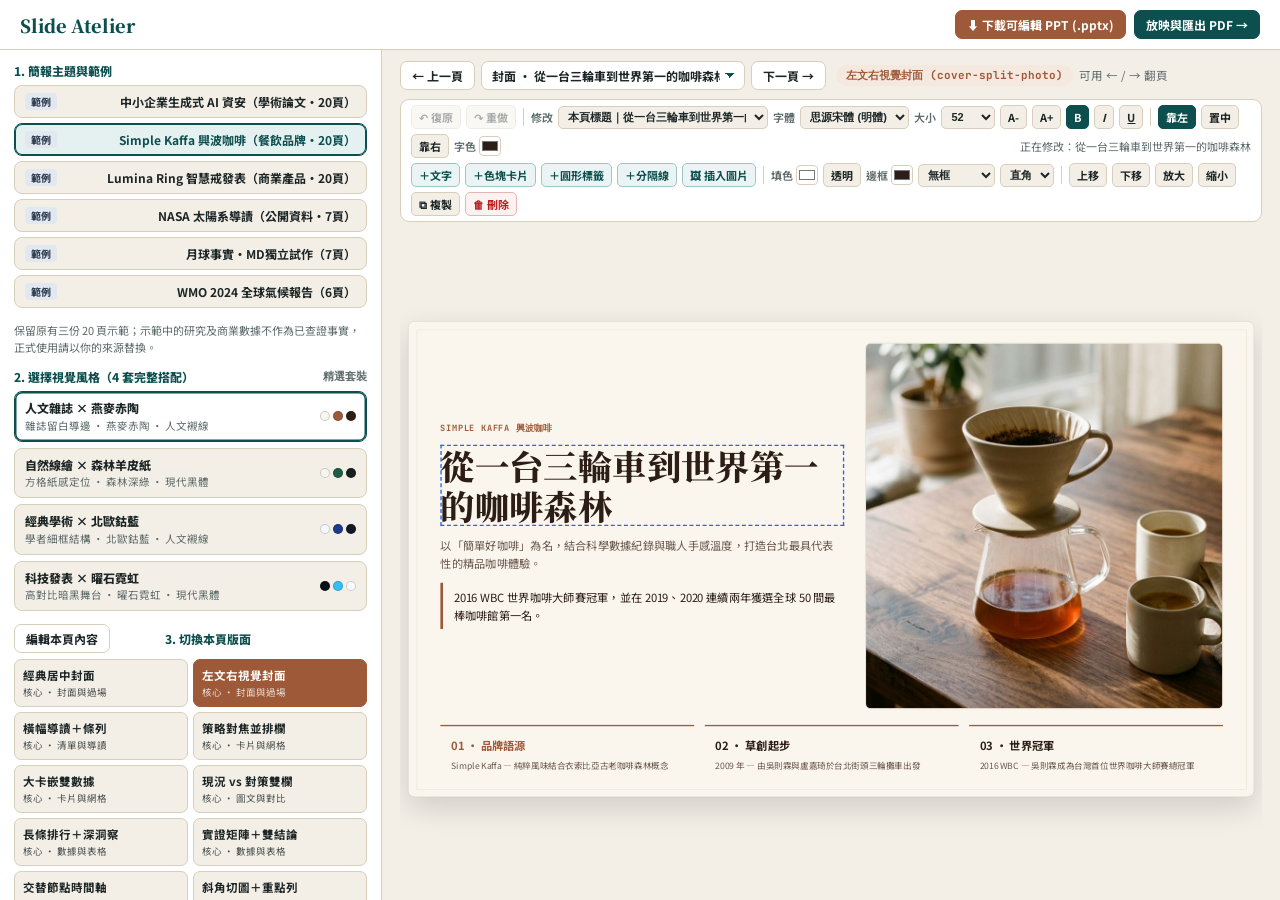
<file: index.html>
<!DOCTYPE html>
<html lang="zh-Hant">
<head>
  <meta charset="UTF-8" />
  <meta name="viewport" content="width=device-width, initial-scale=1.0" />
  <title>Slide Atelier — 互動式簡報設計工作室</title>
  <link rel="preconnect" href="https://fonts.googleapis.com" />
  <link rel="preconnect" href="https://fonts.gstatic.com" crossorigin />
  <script>window.addEventListener("DOMContentLoaded",()=>{const fontSheet=document.createElement("link");fontSheet.rel="stylesheet";fontSheet.href="https://fonts.googleapis.com/css2?family=Cormorant+Garamond:wght@600;700&family=JetBrains+Mono:wght@500;700&family=Noto+Sans+TC:wght@400;500;700;900&family=Noto+Serif+TC:wght@600;700;900&display=swap";document.head.append(fontSheet);},{once:true});</script>
  <style>
    :root {
      --bg: #f3efe7;
      --surface: #ffffff;
      --tint: #ebe4d5;
      --fg: #1d2626;
      --muted: #5d6a6a;
      --border: #d7cebc;
      --primary: #0d4f4f;
      --secondary: #9e5a38;
      --sans: "Noto Sans TC", "Microsoft JhengHei", system-ui, sans-serif;
      --serif: "Noto Serif TC", Georgia, serif;
      --mono: "JetBrains Mono", ui-monospace, Consolas, monospace;
    }

    *, *::before, *::after { box-sizing: border-box; }

    html, body {
      margin: 0;
      padding: 0;
      height: 100vh;
      overflow: hidden;
      background: var(--bg);
      color: var(--fg);
      font-family: var(--sans);
      display: flex;
      flex-direction: column;
      -webkit-font-smoothing: antialiased;
    }

    .topbar {
      height: 50px;
      flex-shrink: 0;
      display: flex;
      align-items: center;
      justify-content: space-between;
      padding: 0 20px;
      background: var(--surface);
      border-bottom: 1px solid var(--border);
      gap: 12px;
    }

    .brand { display: flex; align-items: center; gap: 10px; }
    .brand-title { font-family: var(--serif); font-weight: 900; font-size: 1.12rem; color: var(--primary); }
    .brand-tag {
      font-family: var(--mono);
      font-size: 11px;
      font-weight: 700;
      color: var(--primary);
      background: #e3eded;
      padding: 2px 10px;
      border-radius: 999px;
    }

    .top-actions { display: flex; align-items: center; gap: 8px; }

    .btn {
      appearance: none;
      border: 1px solid var(--border);
      background: var(--surface);
      color: var(--fg);
      padding: 5px 11px;
      border-radius: 7px;
      font-family: var(--sans);
      font-size: 12px;
      font-weight: 700;
      cursor: pointer;
      text-decoration: none;
      display: inline-flex;
      align-items: center;
      gap: 5px;
      transition: all 120ms ease;
    }

    .btn:hover { border-color: var(--primary); color: var(--primary); }
    .btn:disabled { opacity: 0.55; cursor: wait; }
    .btn-primary { background: var(--primary); border-color: var(--primary); color: #ffffff; }
    .btn-primary:hover { background: #093b3b; border-color: #093b3b; color: #ffffff; }
    .btn-accent { background: var(--secondary); border-color: var(--secondary); color: #ffffff; }
    .btn-accent:hover { background: #7f4428; border-color: #7f4428; color: #ffffff; }

    .workspace {
      flex: 1;
      min-height: 0;
      display: grid;
      grid-template-columns: 382px 1fr;
    }

    .sidebar {
      background: var(--surface);
      border-right: 1px solid var(--border);
      padding: 12px 14px;
      overflow-y: auto;
      display: flex;
      flex-direction: column;
      gap: 13px;
    }

    .sidebar::-webkit-scrollbar { width: 5px; }
    .sidebar::-webkit-scrollbar-thumb { background: var(--border); border-radius: 4px; }

    .ctrl-block { display: flex; flex-direction: column; gap: 6px; }
    .ctrl-head {
      display: flex;
      justify-content: space-between;
      align-items: center;
      font-size: 12px;
      font-weight: 800;
      color: var(--primary);
    }
    .ctrl-count { font-family: var(--mono); font-size: 10.5px; color: var(--muted); font-weight: 600; }

    .topic-stack { display: flex; flex-direction: column; gap: 5px; }
    .topic-btn {
      appearance: none;
      width: 100%;
      text-align: left;
      background: var(--bg);
      border: 1px solid var(--border);
      border-radius: 8px;
      padding: 7px 10px;
      cursor: pointer;
      color: var(--fg);
      font-family: var(--sans);
      font-size: 12px;
      font-weight: 700;
      display: flex;
      justify-content: space-between;
      align-items: center;
    }
    .topic-btn:hover { border-color: var(--primary); }
    .topic-btn.is-active {
      background: #e5f0f0;
      border-color: var(--primary);
      color: var(--primary);
      box-shadow: inset 0 0 0 1px var(--primary);
    }

    .preset-stack { display: flex; flex-direction: column; gap: 6px; }
    .preset-btn {
      appearance: none;
      width: 100%;
      text-align: left;
      background: var(--bg);
      border: 1px solid var(--border);
      border-radius: 8px;
      padding: 8px 10px;
      cursor: pointer;
      color: var(--fg);
      font-family: var(--sans);
      display: flex;
      align-items: center;
      justify-content: space-between;
      gap: 10px;
    }
    .preset-btn:hover { border-color: var(--primary); }
    .preset-btn.is-active {
      background: var(--surface);
      border-color: var(--primary);
      box-shadow: inset 0 0 0 1.5px var(--primary);
    }
    .preset-info { min-width: 0; }
    .preset-name { display: block; font-size: 12px; font-weight: 800; line-height: 1.3; color: var(--fg); }
    .preset-desc { display: block; font-size: 10.5px; color: var(--muted); margin-top: 2px; white-space: nowrap; overflow: hidden; text-overflow: ellipsis; }
    .color-swatches { display: inline-flex; gap: 3px; flex-shrink: 0; }
    .color-dot { width: 10px; height: 10px; border-radius: 50%; border: 1px solid rgba(0,0,0,0.18); }

    .layout-grid { display: grid; grid-template-columns: 1fr 1fr; gap: 5px; }
    .layout-btn {
      appearance: none;
      text-align: left;
      background: var(--bg);
      border: 1px solid var(--border);
      border-radius: 7px;
      padding: 7px 8px;
      cursor: pointer;
      color: var(--fg);
      font-family: var(--sans);
    }
    .layout-btn:hover { border-color: var(--secondary); }
    .layout-btn.is-active { background: var(--secondary); border-color: var(--secondary); color: #ffffff; }
    .layout-title {
      display: block;
      font-size: 11.5px;
      font-weight: 700;
      white-space: nowrap;
      overflow: hidden;
      text-overflow: ellipsis;
    }
    .layout-meta {
      display: block;
      margin-top: 2px;
      font-size: 9.5px;
      opacity: 0.78;
    }

    .stage-area {
      display: flex;
      flex-direction: column;
      min-width: 0;
      min-height: 0;
      padding: 8px 18px 12px;
      gap: 7px;
    }

    .stage-bar {
      min-height: 34px;
      height: auto;
      flex-wrap: wrap;
      flex-shrink: 0;
      display: flex;
      align-items: center;
      justify-content: space-between;
      gap: 10px;
    }

    .nav-group { display: flex; align-items: center; gap: 6px; min-width:0; flex:1; }
    .nav-group .btn { flex-shrink:0; white-space:nowrap; }
    .nav-group .page-select { flex:1; min-width:80px; width:0; }
    @media(max-width:1200px){
      .stage-bar > .nav-group{flex:0 0 100%;width:100%}
      .stage-bar > div:not(.nav-group){width:100%;min-width:0;justify-content:space-between}
      .mode-badge{min-width:0;max-width:72%;white-space:nowrap;overflow:hidden;text-overflow:ellipsis}
    }

    .page-select {
      appearance: none;
      background: var(--surface);
      border: 1px solid var(--border);
      border-radius: 7px;
      padding: 5px 24px 5px 10px;
      font-family: var(--sans);
      font-size: 12px;
      font-weight: 700;
      color: var(--fg);
      max-width: 320px;
      cursor: pointer;
      outline: none;
      background-image: linear-gradient(45deg, transparent 50%, var(--primary) 50%), linear-gradient(135deg, var(--primary) 50%, transparent 50%);
      background-position: calc(100% - 14px) 11px, calc(100% - 9px) 11px;
      background-size: 5px 5px, 5px 5px;
      background-repeat: no-repeat;
    }
    .page-select:focus { border-color: var(--primary); }

    .mode-badge {
      font-family: var(--mono);
      font-size: 11px;
      font-weight: 700;
      padding: 3px 10px;
      border-radius: 999px;
      background: #f5e8df;
      color: var(--secondary);
    }

    /* 完整簡報編輯器工具列 */
    .editor-ribbon {
      flex-shrink: 0;
      background: var(--surface);
      border: 1px solid var(--border);
      border-radius: 9px;
      padding: 5px 10px;
      display: flex;
      flex-direction: column;
      gap: 5px;
    }
    .editor-row {
      display: flex;
      flex-wrap: wrap;
      align-items: center;
      gap: 5px;
    }
    .ed-sep { width: 1px; height: 18px; background: var(--border); margin: 0 2px; }
    .ed-btn {
      appearance: none;
      border: 1px solid var(--border);
      background: var(--bg);
      color: var(--fg);
      border-radius: 5px;
      padding: 3px 7px;
      font-family: var(--sans);
      font-size: 11px;
      font-weight: 700;
      cursor: pointer;
      display: inline-flex;
      align-items: center;
      gap: 3px;
    }
    .ed-btn:hover:not(:disabled) { border-color: var(--primary); color: var(--primary); }
    .ed-btn.is-on { background: var(--primary); border-color: var(--primary); color: #ffffff; }
    .ed-btn:disabled { opacity: 0.38; cursor: not-allowed; }
    .ed-btn-insert { background: #eaf4f4; border-color: #9dc5c5; color: var(--primary); }
    .ed-btn-danger { background: #fdf2f2; border-color: #e5b4b4; color: #b91c1c; }

    .ed-select {
      border: 1px solid var(--border);
      background: var(--bg);
      color: var(--fg);
      border-radius: 5px;
      padding: 2px 5px;
      font-size: 11px;
      font-weight: 600;
      height: 23px;
    }
    .ed-select:disabled { opacity: 0.4; }
    .ed-label {
      font-size: 11px;
      color: var(--muted);
      font-weight: 600;
      display: inline-flex;
      align-items: center;
      gap: 3px;
    }
    .ed-color {
      width: 22px;
      height: 20px;
      padding: 0;
      border: 1px solid var(--border);
      border-radius: 4px;
      cursor: pointer;
      background: transparent;
    }
    .ed-color:disabled { opacity: 0.4; }
    .ed-status {
      font-size: 11px;
      color: var(--muted);
      margin-left: auto;
      white-space: nowrap;
      overflow: hidden;
      text-overflow: ellipsis;
      max-width: 300px;
    }

    .stage-viewport {
      flex: 1;
      min-height: 0;
      display: flex;
      align-items: center;
      justify-content: center;
      overflow: hidden;
    }

    .stage-frame {
      width: 1280px;
      height: 720px;
      flex-shrink: 0;
      transform-origin: center center;
      border-radius: 10px;
      overflow: hidden;
      box-shadow: 0 16px 44px rgba(0, 0, 0, 0.14);
      border: 1px solid rgba(0, 0, 0, 0.1);
      background: transparent;
      user-select: none;
    }

    .stage-frame [data-edit-selected="true"] {
      outline: 2px dashed #2563eb !important;
      outline-offset: -2px;
      cursor: move !important;
    }
    .stage-frame [contenteditable="true"]:focus {
      outline: 2px solid #2563eb !important;
      outline-offset: -2px;
      cursor: text !important;
      user-select: text !important;
    }
    .stage-frame [data-el] {
      pointer-events: auto !important;
    }

    @media (max-width: 960px) {
      html, body { height: auto; overflow: auto; }
      .workspace { grid-template-columns: 1fr; }
      .stage-viewport { min-height: 320px; }
    }

    .import-modal-backdrop {
      position: fixed;
      inset: 0;
      z-index: 9999;
      background: rgba(15, 23, 42, 0.56);
      backdrop-filter: blur(4px);
      display: none;
      align-items: center;
      justify-content: center;
      padding: 20px;
    }
    .import-modal-backdrop.is-open { display: flex; }
    .import-modal {
      width: min(720px, 100%);
      max-height: 90vh;
      overflow-y: auto;
      background: #ffffff;
      border: 1px solid var(--border);
      border-radius: 14px;
      padding: 22px 24px;
      box-shadow: 0 24px 60px rgba(0, 0, 0, 0.22);
      display: flex;
      flex-direction: column;
      gap: 14px;
    }
    .import-dropzone {
      border: 2px dashed #cbd5e1;
      border-radius: 10px;
      padding: 16px;
      text-align: center;
      background: #f8fafc;
      cursor: pointer;
      transition: border-color .15s, background .15s;
    }
    .import-dropzone:hover, .import-dropzone.is-dragover {
      border-color: #0f5257;
      background: #f0fdf9;
    }
    .import-textarea {
      width: 100%;
      min-height: 190px;
      border: 1px solid var(--border);
      border-radius: 8px;
      padding: 10px 12px;
      font-family: var(--sans);
      font-size: 13px;
      line-height: 1.55;
      resize: vertical;
      color: var(--fg);
    }
    .import-input {
      width: 100%;
      border: 1px solid var(--border);
      border-radius: 7px;
      padding: 7px 10px;
      font-family: var(--sans);
      font-size: 13px;
      color: var(--fg);
    }
    .topic-row {
      display: flex;
      align-items: stretch;
      gap: 4px;
    }
    .topic-row .topic-btn {
      flex: 1;
      min-width: 0;
      display: flex;
      align-items: center;
      gap: 6px;
    }
    .topic-badge {
      flex-shrink: 0;
      font-size: 10px;
      font-weight: 800;
      padding: 1px 6px;
      border-radius: 4px;
      background: #e2e8f0;
      color: #334155;
    }
    .topic-badge.is-custom {
      background: #d1fae5;
      color: #065f46;
    }
    .topic-del-btn {
      appearance: none;
      flex-shrink: 0;
      border: 1px solid var(--border);
      background: var(--bg);
      color: #991b1b;
      border-radius: 7px;
      padding: 0 8px;
      font-size: 11px;
      font-weight: 700;
      cursor: pointer;
    }
    .topic-del-btn:hover {
      background: #fee2e2;
      border-color: #f87171;
    }
    .import-solid-btn {
      width: 100%;
      justify-content: center;
      background: var(--primary);
      border-color: var(--primary);
      color: #ffffff;
      font-weight: 800;
      padding: 8px 12px;
      margin-bottom: 6px;
    }
    .import-solid-btn:hover {
      background: #0a3c40;
      border-color: #0a3c40;
      color: #ffffff;
    }
  </style>
  <style>
    @media(max-width:960px){
      html,body{height:auto;min-height:100vh;overflow:auto;display:block}
      .topbar{height:auto;min-height:50px;padding:12px;flex-wrap:wrap;align-items:flex-start}
      .brand{width:100%}.top-actions{width:100%;display:grid;grid-template-columns:1fr 1fr;gap:8px}
      .top-actions .btn{white-space:normal;text-align:center;line-height:1.5;padding:8px}
      .workspace{display:flex;flex-direction:column;height:auto;overflow:visible}
      .sidebar{order:1;width:100%;max-height:360px;overflow:auto;border-right:0;border-bottom:1px solid var(--border)}
      .stage-area{order:0;width:100%;min-width:0;overflow:visible;padding:12px}
      .stage-bar,.editor-row{flex-wrap:wrap;min-width:0}.nav-group{flex-wrap:nowrap;width:100%}.page-select{max-width:none}.stage-bar{order:0}.editor-ribbon{order:2}
      .stage-viewport{order:1;flex:none;height:clamp(220px,50vw,460px);min-height:220px}.editor-ribbon{overflow:visible}
    }
  </style>
<style>@media(max-width:760px){.import-modal-backdrop{padding:12px}.import-modal{width:100%;min-width:0}.import-modal [style*="display:flex"]{flex-wrap:wrap;gap:8px}.import-modal .btn,.import-modal .ed-btn{white-space:normal}}</style>
</head>
<body>
  <header class="topbar">
    <div class="brand">
      <span class="brand-title">Slide Atelier</span>
    </div>
    <nav class="top-actions">
      <button type="button" class="btn btn-accent" id="downloadPptBtn">⬇ 下載可編輯 PPT (.pptx)</button>
      <a class="btn btn-primary" id="openDeckBtn" href="decks/studio-deck.html">放映與匯出 PDF →</a>
    </nav>
  </header>

  <main class="workspace">
    <aside class="sidebar">
      <section class="ctrl-block">
        <div class="ctrl-head">
          <span>1. 簡報主題與範例</span>
        </div>
        <div class="topic-stack" id="topicBar"></div><p style="font-size:11px;line-height:1.5;color:var(--muted);margin:8px 0 0;">保留原有三份 20 頁示範；示範中的研究及商業數據不作為已查證事實，正式使用請以你的來源替換。</p>
      </section>

      <section class="ctrl-block">
        <div class="ctrl-head">
          <span>2. 選擇視覺風格（4 套完整搭配）</span>
          <span class="ctrl-count">精選套裝</span>
        </div>
        <div class="preset-stack" id="stylePresetBar"></div>
      </section>

      <section class="ctrl-block" style="flex:1;">
        <div class="ctrl-head">
          <span>3. 切換本頁版面</span>
          <button type="button" class="btn" id="resetPageBtn" style="padding:2px 8px;font-size:10.5px;visibility:hidden;">還原版面</button>
        </div>
        <div class="layout-grid" id="layoutSwitcher"></div>
      </section>
    </aside>

    <section class="stage-area">
      <div class="stage-bar">
        <div class="nav-group">
          <button type="button" class="btn" id="prevBtn">← 上一頁</button>
          <select class="page-select" id="pageSelect" aria-label="選擇投影片頁碼"></select>
          <button type="button" class="btn" id="nextBtn">下一頁 →</button>
        </div>
        <div class="nav-group">
          <span class="mode-badge" id="stageModeLabel">banner-3-rows</span>
          <span style="font-size:11.5px;color:var(--muted);">可用 ← / → 翻頁</span>
        </div>
      </div>

      <!-- 完整簡報編輯器工具列 -->
      <div class="editor-ribbon">
        <div class="editor-row">
          <button type="button" class="ed-btn" id="edUndo" disabled title="復原上一步 (Ctrl+Z)">↶ 復原</button>
          <button type="button" class="ed-btn" id="edRedo" disabled title="重做 (Ctrl+Y)">↷ 重做</button>
          <span class="ed-sep"></span>
          <label class="ed-label" for="elTextTarget">修改</label>
          <select class="ed-select" id="elTextTarget" aria-label="選擇要修改的文字" style="max-width:210px"></select>
          <label class="ed-label" for="elFontFamily">字體</label>
          <select class="ed-select" id="elFontFamily" disabled title="元素字型" aria-label="字體">
            <option value="">字型預設</option>
            <option value="'Noto Sans TC', 'Microsoft JhengHei', sans-serif">思源黑體</option>
            <option value="'Noto Serif TC', 'PMingLiU', Georgia, serif">思源宋體 (明體)</option>
            <option value="'Cormorant Garamond', 'Noto Serif TC', Georgia, serif">歐美襯線</option>
            <option value="'JetBrains Mono', Consolas, monospace">工程等寬體</option>
            <option value="'Microsoft JhengHei', sans-serif">微軟正黑體</option>
            <option value="'PMingLiU', serif">新細明體</option>
            <option value="'DFKai-SB', 'BiauKai', serif">標楷體</option>
          </select>
          <label class="ed-label" for="elFontSize">大小</label>
          <select class="ed-select" id="elFontSize" disabled title="文字大小" aria-label="文字大小">
            <option value="">字號</option>
            <option value="52px">52</option>
            <option value="22px">22</option>
            <option value="17px">17</option>
            <option value="13px">13</option>
            <option value="14px">14</option>
            <option value="16px">16</option>
            <option value="18px">18</option>
            <option value="20px">20</option>
            <option value="24px">24</option>
            <option value="28px">28</option>
            <option value="32px">32</option>
            <option value="36px">36</option>
            <option value="42px">42</option>
            <option value="48px">48</option>
            <option value="60px">60</option>
            <option value="72px">72</option>
          </select>
          <button type="button" class="ed-btn" id="elFontDn" disabled title="縮小文字">A-</button>
          <button type="button" class="ed-btn" id="elFontUp" disabled title="放大文字">A+</button>
          <button type="button" class="ed-btn" id="elBold" disabled title="粗體"><b>B</b></button>
          <button type="button" class="ed-btn" id="elItalic" disabled title="斜體"><i>I</i></button>
          <button type="button" class="ed-btn" id="elUnderline" disabled title="底線"><u>U</u></button>
          <span class="ed-sep"></span>
          <button type="button" class="ed-btn" id="elAlignLeft" disabled title="靠左對齊">靠左</button>
          <button type="button" class="ed-btn" id="elAlignCenter" disabled title="置中對齊">置中</button>
          <button type="button" class="ed-btn" id="elAlignRight" disabled title="靠右對齊">靠右</button>
          <label class="ed-label">字色<input type="color" class="ed-color" id="elTextColor" value="#141413" disabled /></label>
          <span class="ed-status" id="editorStatus">先點選投影片文字或物件，灰色工具才會啟用</span>
        </div>

        <div class="editor-row">
          <button type="button" class="ed-btn ed-btn-insert" id="elAddText">＋文字</button>
          <button type="button" class="ed-btn ed-btn-insert" id="elAddCard">＋色塊卡片</button>
          <button type="button" class="ed-btn ed-btn-insert" id="elAddCircle">＋圓形標籤</button>
          <button type="button" class="ed-btn ed-btn-insert" id="elAddLine">＋分隔線</button>
          <button type="button" class="ed-btn ed-btn-insert" id="elAddImage">🖼 插入圖片</button>
          <input type="file" id="elImageInput" accept="image/*" style="display:none;" />
          <span class="ed-sep"></span>
          <label class="ed-label">填色<input type="color" class="ed-color" id="elBgColor" value="#ffffff" disabled /></label>
          <button type="button" class="ed-btn" id="elBgTransparent" disabled title="設為透明背景">透明</button>
          <label class="ed-label">邊框<input type="color" class="ed-color" id="elBorderColor" value="#1d2626" disabled /></label>
          <select class="ed-select" id="elBorderWidth" disabled title="邊框粗細">
            <option value="0px">無框</option>
            <option value="1px">細框 1px</option>
            <option value="2px">中框 2px</option>
            <option value="4px">粗框 4px</option>
          </select>
          <select class="ed-select" id="elRadius" disabled title="圓角大小">
            <option value="0px">直角</option>
            <option value="8px">微圓</option>
            <option value="16px">圓角</option>
            <option value="999px">膠囊</option>
          </select>
          <span class="ed-sep"></span>
          <button type="button" class="ed-btn" id="elBringForward" disabled title="上移一層">上移</button>
          <button type="button" class="ed-btn" id="elSendBackward" disabled title="下移一層">下移</button>
          <button type="button" class="ed-btn" id="elScaleUp" disabled>放大</button>
          <button type="button" class="ed-btn" id="elScaleDn" disabled>縮小</button>
          <button type="button" class="ed-btn" id="elDuplicate" disabled>⧉ 複製</button>
          <button type="button" class="ed-btn ed-btn-danger" id="elDelete" disabled>🗑 刪除</button>
          <button type="button" class="ed-btn" id="elResetCustom" style="visibility:hidden;margin-left:auto;">↺ 還原預設</button>
        </div>
      </div>

      <div class="stage-viewport" id="stageViewport">
        <div class="stage-frame" id="stageFrame"></div>
      </div>
    </section>
  </main>

  <script src="engine/template-svgs.js"></script>
  <script src="engine/content-state.js?v=adaptive-prose-1"></script>
  <script src="engine/renderer.js?v=adaptive-prose-1"></script>
  <script src="engine/pptx-exporter.js?v=stage-units-1"></script>
  <script src="engine/topics.js?v=independent-md-1"></script>
  <script>
    (async () => {
      await window.SlideTopicsReady;
      const SR = window.SlideRenderer;
      const STORAGE_KEY = "slide_atelier_v6_state";
      const escapeText = (s) => String(s ?? "").replace(/[&<>"']/g, c=>({"&":"&amp;","<":"&lt;",">":"&gt;",'"':"&quot;","'":"&#39;"}[c]));

      const state = {
        topic: "cafe-brand",
        template: "editorial-magazine",
        color: "cafe-terracotta",
        font: "serif-classic",
        page: 0,
        pageOverrides: {},
        customHtmlByPage: {}
      };

      try {
        const hm = location.hash.match(/state=([^&]+)/);
        const raw = hm ? decodeURIComponent(hm[1]) : localStorage.getItem(STORAGE_KEY);
        if (raw) {
          const p = JSON.parse(raw);
          if (p.topic && SR.TOPICS.some((t) => t.id === p.topic)) state.topic = p.topic;
          if (p.template && SR.MASTER_TEMPLATES.some((t) => t.id === p.template)) state.template = p.template;
          if (p.color && SR.COLOR_PALETTES.some((c) => c.id === p.color)) state.color = p.color;
          if (p.font && SR.FONT_PAIRINGS.some((f) => f.id === p.font)) state.font = p.font;
          if (typeof p.page === "number") state.page = Math.max(0, p.page);
          if (p.pageOverrides && typeof p.pageOverrides === "object") state.pageOverrides = p.pageOverrides;
          if (p.customHtmlByPage && typeof p.customHtmlByPage === "object") state.customHtmlByPage = p.customHtmlByPage;
        }
      } catch {}

      const contentApi = window.SlideContent;
      const queryTopic = new URLSearchParams(location.search).get("topic");
      if (queryTopic && SR.TOPICS.some(t=>t.id===queryTopic)) {
        if (state.topic !== queryTopic) state.pageOverrides = {};
        state.topic=queryTopic;state.page=0;
      }
      let overridesByTopic = {};
      try { overridesByTopic=JSON.parse(localStorage.getItem("slide_atelier_content_by_topic")||"{}"); } catch {}
      if (overridesByTopic[state.topic]) state.pageOverrides=overridesByTopic[state.topic];
      const queryStyle=new URLSearchParams(location.search).get("style");
      if(queryStyle && SR.STYLE_PRESETS.some(p=>p.templateId===queryStyle))state.template=queryStyle;
      const topicBar = document.getElementById("topicBar");
      const stylePresetBar = document.getElementById("stylePresetBar");
      const layoutSwitcher = document.getElementById("layoutSwitcher");
      const resetPageBtn = document.getElementById("resetPageBtn");
      const pageSelect = document.getElementById("pageSelect");
      const stageModeLabel = document.getElementById("stageModeLabel");
      const stageViewport = document.getElementById("stageViewport");
      const stageFrame = document.getElementById("stageFrame");
      const openDeckBtn = document.getElementById("openDeckBtn");
      const downloadPptBtn = document.getElementById("downloadPptBtn");

      const edUndo = document.getElementById("edUndo");
      const edRedo = document.getElementById("edRedo");
      const elTextTarget=document.getElementById("elTextTarget");
      let textTargets=[];
      const elFontFamily = document.getElementById("elFontFamily");
      const elFontSize = document.getElementById("elFontSize");
      const elFontUp = document.getElementById("elFontUp");
      const elFontDn = document.getElementById("elFontDn");
      const elBold = document.getElementById("elBold");
      const elItalic = document.getElementById("elItalic");
      const elUnderline = document.getElementById("elUnderline");
      const elAlignLeft = document.getElementById("elAlignLeft");
      const elAlignCenter = document.getElementById("elAlignCenter");
      const elAlignRight = document.getElementById("elAlignRight");
      const elTextColor = document.getElementById("elTextColor");

      const elBgColor = document.getElementById("elBgColor");
      const elBgTransparent = document.getElementById("elBgTransparent");
      const elBorderColor = document.getElementById("elBorderColor");
      const elBorderWidth = document.getElementById("elBorderWidth");
      const elRadius = document.getElementById("elRadius");
      const elBringForward = document.getElementById("elBringForward");
      const elSendBackward = document.getElementById("elSendBackward");
      const elScaleUp = document.getElementById("elScaleUp");
      const elScaleDn = document.getElementById("elScaleDn");
      const elDuplicate = document.getElementById("elDuplicate");
      const elDelete = document.getElementById("elDelete");

      const elAddText = document.getElementById("elAddText");
      const elAddCard = document.getElementById("elAddCard");
      const elAddCircle = document.getElementById("elAddCircle");
      const elAddLine = document.getElementById("elAddLine");
      const elAddImage = document.getElementById("elAddImage");
      const elImageInput = document.getElementById("elImageInput");
      const elResetCustom = document.getElementById("elResetCustom");
      const editorStatus = document.getElementById("editorStatus");

      const SELECTION_REQUIRED_CONTROLS = [
        elFontFamily, elFontSize, elFontUp, elFontDn, elBold, elItalic, elUnderline,
        elAlignLeft, elAlignCenter, elAlignRight, elTextColor,
        elBgColor, elBgTransparent, elBorderColor, elBorderWidth, elRadius,
        elBringForward, elSendBackward, elScaleUp, elScaleDn, elDuplicate, elDelete
      ];

      let currentScale = 1;
      let selectedEl = null;
      let typingHistoryElement = null;
      const undoStacks = {};
      const redoStacks = {};

      function currentRecipe() {
        return { templateId: state.template, colorId: state.color, fontId: state.font };
      }

      function pageKey() {
        return `${state.topic}_${state.page}`;
      }

      function cleanStageSnapshotHtml() {
        const clone = stageFrame.cloneNode(true);
        clone.querySelectorAll("[data-edit-selected]").forEach((n) => n.removeAttribute("data-edit-selected"));
        clone.querySelectorAll("[contenteditable]").forEach((n) => n.removeAttribute("contenteditable"));
        return clone.innerHTML;
      }

      function pushHistory() {
        const k = pageKey();
        if (!undoStacks[k]) undoStacks[k] = [];
        undoStacks[k].push(cleanStageSnapshotHtml());
        if (undoStacks[k].length > 30) undoStacks[k].shift();
        redoStacks[k] = [];
        syncUndoButtons();
      }

      function syncUndoButtons() {
        const k = pageKey();
        edUndo.disabled = !(undoStacks[k] && undoStacks[k].length > 0);
        edRedo.disabled = !(redoStacks[k] && redoStacks[k].length > 0);
      }

      function fitStage() {
        const vw = Math.max(1, stageViewport.clientWidth - 16);
        const vh = Math.max(1, stageViewport.clientHeight - 16);
        currentScale = Math.min(vw / 1280, vh / 720, 1.35);
        stageFrame.style.transform = `scale(${currentScale})`;
      }

      new ResizeObserver(fitStage).observe(stageViewport);

      function persistState() {
        overridesByTopic[state.topic]=state.pageOverrides;
        try { localStorage.setItem("slide_atelier_content_by_topic",JSON.stringify(overridesByTopic)); } catch {}
        const litePayload = JSON.stringify({
          topic: state.topic,
          template: state.template,
          color: state.color,
          font: state.font,
          page: state.page,
          pageOverrides: state.pageOverrides
        });
        try {
          localStorage.setItem(STORAGE_KEY, JSON.stringify({
            ...JSON.parse(litePayload),
            customHtmlByPage: state.customHtmlByPage
          }));
        } catch {}
        const linkState=JSON.parse(litePayload);delete linkState.pageOverrides;
        openDeckBtn.href = `decks/studio-deck.html#state=${encodeURIComponent(JSON.stringify(linkState))}`;
      }

      function clearSelection() {
        if (selectedEl) {
          selectedEl.removeAttribute("data-edit-selected");
          if (selectedEl.getAttribute("contenteditable") === "true") selectedEl.removeAttribute("contenteditable");
        }
        selectedEl = null;
        elTextTarget.value="";
        typingHistoryElement = null;
        SELECTION_REQUIRED_CONTROLS.forEach((c) => {
          c.disabled = true;
          c.classList?.remove("is-on");
        });
        editorStatus.textContent = "先點選投影片文字或物件，灰色工具才會啟用";
      }

      function saveCustomStageHtml() {
        const plan=SR.getDeckPlan(currentRecipe(),state.pageOverrides,state.topic,"./assets/");
        const previous=state.pageOverrides[state.page];
        state.pageOverrides[state.page]={...(typeof previous==="string"?{mode:previous}:previous||{}),content:contentApi.capture(stageFrame,plan[state.page])};
        state.customHtmlByPage[pageKey()] = cleanStageSnapshotHtml();
        elResetCustom.style.visibility = "visible";
        persistState();
      }

      function commitAction(mutateFn) {
        pushHistory();
        mutateFn();
        saveCustomStageHtml();
      }

      function toHexInput(rgbStr, fallback) {
        const hex = window.SlidePptxExporter?.parseColorToHex(rgbStr);
        return hex ? `#${hex}` : fallback;
      }

      function syncControlValuesFromSelected() {
        if (!selectedEl) return;
        const cs = getComputedStyle(selectedEl);
        elTextColor.value = toHexInput(cs.color, "#141413");
        elBgColor.value = toHexInput(cs.backgroundColor, "#ffffff");
        elBorderColor.value = toHexInput(cs.borderTopColor, "#1d2626");

        const family=cs.fontFamily.split(',')[0].replace(/["']/g,'').trim().toLowerCase();
        elFontFamily.value=Array.from(elFontFamily.options).find(o=>o.value.split(',')[0].replace(/["']/g,'').trim().toLowerCase()===family)?.value || "";
        const curFs = `${Math.round(parseFloat(cs.fontSize) || 16)}px`;
        if(!Array.from(elFontSize.options).some(o=>o.value===curFs))elFontSize.add(new Option(curFs.replace('px',''),curFs));
        elFontSize.value = Array.from(elFontSize.options).some((o) => o.value === curFs) ? curFs : "";

        const fw = parseInt(cs.fontWeight, 10);
        elBold.classList.toggle("is-on", !Number.isNaN(fw) ? fw >= 600 : cs.fontWeight === "bold");
        elItalic.classList.toggle("is-on", cs.fontStyle === "italic");
        elUnderline.classList.toggle("is-on", String(cs.textDecorationLine || cs.textDecoration).includes("underline"));

        const align = cs.textAlign;
        elAlignLeft.classList.toggle("is-on", align === "left" || align === "start");
        elAlignCenter.classList.toggle("is-on", align === "center");
        elAlignRight.classList.toggle("is-on", align === "right" || align === "end");
      }

      function selectStageElement(el, makeEditable = false) {
        if (!el || el === stageFrame || el === stageFrame.firstElementChild) return;
        clearSelection();
        selectedEl = el;
        el.setAttribute("data-edit-selected", "true");
        if (makeEditable) {
          el.setAttribute("contenteditable", "true");
          el.focus();
        }
        SELECTION_REQUIRED_CONTROLS.forEach((c) => { c.disabled = false; });
        syncControlValuesFromSelected();
        const idx=textTargets.indexOf(el);elTextTarget.value=idx<0?"":String(idx);
        editorStatus.textContent = `正在修改：${el.textContent.trim().slice(0,24) || "物件"}`;
      }

      function refreshTextTargets() {
        textTargets=Array.from(stageFrame.querySelectorAll("h1,h2,h3,h4,p,strong,li,[data-content-path]"))
          .filter(el=>!el.closest("svg") && el.textContent.trim() && !el.querySelector("h1,h2,h3,h4,p,strong,li,[data-content-path]"));
        elTextTarget.replaceChildren(new Option("選擇要修改的文字", ""));
        textTargets.forEach((el,i)=>{
          const path=el.dataset.contentPath||"";
          const label=path==="title"||el.matches("h1,h2")?"本頁標題":path==="sub"?"副標題":el.matches("h3,h4,strong")?"要點標題":"正文";
          elTextTarget.add(new Option(`${label}｜${el.textContent.trim().slice(0,22)}`,String(i)));
        });
        const heading=stageFrame.querySelector('h1,h2');
        if(heading)selectStageElement(heading,false);
        else if(textTargets[0])selectStageElement(textTargets[0],false);
      }
      elTextTarget.addEventListener("change",()=>{
        const index=Number(elTextTarget.value);
        if(elTextTarget.value!=="" && textTargets[index])selectStageElement(textTargets[index],false);
      });
      const sidebarEl = document.querySelector(".sidebar");

      function render() {
        const prevScroll = sidebarEl ? sidebarEl.scrollTop : 0;
        clearSelection();
        downloadPptBtn.disabled = false; openDeckBtn.removeAttribute("aria-disabled");
        if (!SR.TOPICS.some(t => t.id === state.topic)) {
          state.topic = SR.TOPICS[0].id;
          state.page = 0;
        }
        const recipe = currentRecipe();
        const plan = SR.getDeckPlan(recipe, state.pageOverrides, state.topic, "./assets/");
        if (state.page >= plan.length) state.page = 0;
        const cur = plan[state.page];
        const key = pageKey();

        stageFrame.innerHTML = state.customHtmlByPage[key] || SR.renderSlideInner(recipe, cur);
        contentApi.bind(stageFrame, cur);
        refreshTextTargets();
        elResetCustom.style.visibility = state.customHtmlByPage[key] ? "visible" : "hidden";
        syncUndoButtons();
        fitStage();

        pageSelect.innerHTML = plan.map((s, idx) => {
          const prefix = idx === 0 ? "封面" : String(idx).padStart(2, "0");
          return `<option value="${idx}" ${idx === state.page ? "selected" : ""}>${prefix} · ${escapeText(s.title)}</option>`;
        }).join("");
        const layoutObj = SR.COMPOUND_LAYOUTS.find((l) => l.id === cur.mode);
        stageModeLabel.textContent = layoutObj ? `${layoutObj.label} (${cur.mode})` : cur.mode;

        topicBar.innerHTML = SR.TOPICS.map((t) => `
          <div class="topic-row">
            <button type="button" class="topic-btn ${t.id === state.topic ? "is-active" : ""}" data-topic="${t.id}">
              <span class="topic-badge">範例</span>
              <span style="overflow:hidden;text-overflow:ellipsis;white-space:nowrap;">${escapeText(t.label)}</span>
            </button>
          </div>
        `).join("");

        const presets = SR.STYLE_PRESETS || [];
        stylePresetBar.innerHTML = presets.map((pr) => {
          const isAct = pr.templateId === state.template && pr.colorId === state.color && pr.fontId === state.font;
          const pal = SR.COLOR_PALETTES.find((c) => c.id === pr.colorId) || SR.COLOR_PALETTES[0];
          return `
            <button type="button" class="preset-btn ${isAct ? "is-active" : ""}" data-preset="${pr.id}">
              <span class="preset-info">
                <span class="preset-name">${pr.name}</span>
                <span class="preset-desc">${pr.desc}</span>
              </span>
              <span class="color-swatches">
                <span class="color-dot" style="background:${pal.bg};"></span>
                <span class="color-dot" style="background:${pal.primary};"></span>
                <span class="color-dot" style="background:${pal.fg};"></span>
              </span>
            </button>
          `;
        }).join("");

        const coreIds = new Set(SR.CORE_LAYOUTS.map((l) => l.id));
        const allLayouts = [
          ...SR.CORE_LAYOUTS,
          ...(SR.COMPOUND_LAYOUTS || []).filter((l) => !coreIds.has(l.id))
        ];
        layoutSwitcher.innerHTML = allLayouts.map((l) => `
          <button type="button" class="layout-btn ${l.id === cur.mode ? "is-active" : ""}" data-layout="${l.id}" title="${l.desc}">
            <span class="layout-title">${l.label}</span>
            <span class="layout-meta">${coreIds.has(l.id) ? "核心 · " : "延伸 · "}${l.cat}</span>
          </button>
        `).join("");

        resetPageBtn.style.visibility = state.pageOverrides[state.page] ? "visible" : "hidden";
        if (sidebarEl) sidebarEl.scrollTop = prevScroll;
        persistState();
      }

      // Direct Drag-to-Move & Click-to-Select/Edit on Stage
      let dragTarget = null;
      let dragStartX = 0;
      let dragStartY = 0;
      let baseTx = 0;
      let baseTy = 0;
      let baseScale = 1;
      let hasDragged = false;
      let pushedDragHistory = false;

      function parseTransform(el) {
        const tx = parseFloat(el.dataset.tx || "0") || 0;
        const ty = parseFloat(el.dataset.ty || "0") || 0;
        const sc = parseFloat(el.dataset.sc || "1") || 1;
        return { tx, ty, sc };
      }

      function applyTransform(el, tx, ty, sc) {
        if (el.dataset.origTransform === undefined) {
          el.dataset.origTransform = (el.style.transform && !el.dataset.tx) ? el.style.transform : "";
        }
        el.dataset.tx = String(tx);
        el.dataset.ty = String(ty);
        el.dataset.sc = String(sc);
        const prefix = el.dataset.origTransform ? `${el.dataset.origTransform} ` : "";
        el.style.transform = `${prefix}translate(${tx}px, ${ty}px) scale(${sc})`;
      }

      stageFrame.addEventListener("mousedown", (e) => {
        if (e.button !== 0) return;
        const rootSlide = stageFrame.firstElementChild;
        let hit = e.target;
        if (!hit || hit === stageFrame || hit === rootSlide) {
          clearSelection();
          return;
        }
        const svgParent = hit.closest("svg");
        if (svgParent) hit = svgParent;

        if (hit.getAttribute("contenteditable") === "true" && document.activeElement === hit) return;

        dragTarget = hit;
        dragStartX = e.clientX;
        dragStartY = e.clientY;
        const t = parseTransform(hit);
        baseTx = t.tx;
        baseTy = t.ty;
        baseScale = t.sc;
        hasDragged = false;
        pushedDragHistory = false;
      });

      window.addEventListener("mousemove", (e) => {
        if (!dragTarget) return;
        const dx = (e.clientX - dragStartX) / currentScale;
        const dy = (e.clientY - dragStartY) / currentScale;
        if (!hasDragged && (Math.abs(dx) > 4 || Math.abs(dy) > 4)) {
          hasDragged = true;
          if (!pushedDragHistory) {
            pushHistory();
            pushedDragHistory = true;
          }
          dragTarget.removeAttribute("contenteditable");
          selectStageElement(dragTarget, false);
        }
        if (hasDragged) {
          applyTransform(dragTarget, Math.round(baseTx + dx), Math.round(baseTy + dy), baseScale);
        }
      });

      window.addEventListener("mouseup", () => {
        if (!dragTarget) return;
        const target = dragTarget;
        dragTarget = null;
        if (hasDragged) {
          saveCustomStageHtml();
          return;
        }
        const tag = target.tagName.toLowerCase();
        const isLeafText = ["h1", "h2", "h3", "h4", "p", "span", "strong", "li", "blockquote"].includes(tag) ||
          (tag === "div" && !target.querySelector("div, p, h1, h2, h3, h4, svg, img") && target.innerText.trim().length > 0);
        selectStageElement(target, isLeafText);
      });

      stageFrame.addEventListener("pointerup",e=>{
        if(e.pointerType!=="touch")return;
        const target=e.target.closest("[data-content-path],h1,h2,h3,h4,p,strong,li");
        if(target && stageFrame.contains(target))selectStageElement(target,false);
      });
      stageFrame.addEventListener("beforeinput", () => {
        if (selectedEl && typingHistoryElement !== selectedEl) {
          pushHistory();
          typingHistoryElement = selectedEl;
        }
      });
      stageFrame.addEventListener("input", () => {
        if (!selectedEl) return;
        saveCustomStageHtml();
      });

      // Undo / Redo Actions
      function doUndo() {
        const k = pageKey();
        if (!undoStacks[k] || !undoStacks[k].length) return;
        if (!redoStacks[k]) redoStacks[k] = [];
        redoStacks[k].push(cleanStageSnapshotHtml());
        const prevHtml = undoStacks[k].pop();
        state.customHtmlByPage[k] = prevHtml;
        clearSelection();
        stageFrame.innerHTML = prevHtml;
        saveCustomStageHtml();
        elResetCustom.style.visibility = "visible";
        syncUndoButtons();
        persistState();
      }
      function doRedo() {
        const k = pageKey();
        if (!redoStacks[k] || !redoStacks[k].length) return;
        if (!undoStacks[k]) undoStacks[k] = [];
        undoStacks[k].push(cleanStageSnapshotHtml());
        const nextHtml = redoStacks[k].pop();
        state.customHtmlByPage[k] = nextHtml;
        clearSelection();
        stageFrame.innerHTML = nextHtml;
        saveCustomStageHtml();
        elResetCustom.style.visibility = "visible";
        syncUndoButtons();
        persistState();
      }
      edUndo.addEventListener("click", doUndo);
      edRedo.addEventListener("click", doRedo);

      // Typography Actions
      elFontFamily.addEventListener("change", () => {
        if (!selectedEl || !elFontFamily.value) return;
        commitAction(() => { selectedEl.style.fontFamily = elFontFamily.value; });
      });
      elFontSize.addEventListener("change", () => {
        if (!selectedEl || !elFontSize.value) return;
        commitAction(() => { selectedEl.style.fontSize = elFontSize.value; });
        syncControlValuesFromSelected();
      });
      elFontUp.addEventListener("click", () => {
        if (!selectedEl) return;
        commitAction(() => {
          const fs = parseFloat(getComputedStyle(selectedEl).fontSize) || 16;
          selectedEl.style.fontSize = `${Math.min(140, Math.round(fs + 2))}px`;
        });
        syncControlValuesFromSelected();
      });
      elFontDn.addEventListener("click", () => {
        if (!selectedEl) return;
        commitAction(() => {
          const fs = parseFloat(getComputedStyle(selectedEl).fontSize) || 16;
          selectedEl.style.fontSize = `${Math.max(10, Math.round(fs - 2))}px`;
        });
        syncControlValuesFromSelected();
      });
      elBold.addEventListener("click", () => {
        if (!selectedEl) return;
        commitAction(() => {
          const fw = parseInt(getComputedStyle(selectedEl).fontWeight, 10);
          selectedEl.style.fontWeight = (!Number.isNaN(fw) && fw >= 600) ? "400" : "800";
        });
        syncControlValuesFromSelected();
      });
      elItalic.addEventListener("click", () => {
        if (!selectedEl) return;
        commitAction(() => {
          const isIt = getComputedStyle(selectedEl).fontStyle === "italic";
          selectedEl.style.fontStyle = isIt ? "normal" : "italic";
        });
        syncControlValuesFromSelected();
      });
      elUnderline.addEventListener("click", () => {
        if (!selectedEl) return;
        commitAction(() => {
          const curDec = String(getComputedStyle(selectedEl).textDecorationLine || "");
          selectedEl.style.textDecoration = curDec.includes("underline") ? "none" : "underline";
        });
        syncControlValuesFromSelected();
      });
      elAlignLeft.addEventListener("click", () => {
        if (!selectedEl) return;
        commitAction(() => { selectedEl.style.textAlign = "left"; });
        syncControlValuesFromSelected();
      });
      elAlignCenter.addEventListener("click", () => {
        if (!selectedEl) return;
        commitAction(() => { selectedEl.style.textAlign = "center"; });
        syncControlValuesFromSelected();
      });
      elAlignRight.addEventListener("click", () => {
        if (!selectedEl) return;
        commitAction(() => { selectedEl.style.textAlign = "right"; });
        syncControlValuesFromSelected();
      });
      elTextColor.addEventListener("change", () => {
        if (!selectedEl) return;
        commitAction(() => { selectedEl.style.color = elTextColor.value; });
      });

      // Box / Layer / Transform Actions
      elBgColor.addEventListener("change", () => {
        if (!selectedEl) return;
        commitAction(() => { selectedEl.style.backgroundColor = elBgColor.value; });
      });
      elBgTransparent.addEventListener("click", () => {
        if (!selectedEl) return;
        commitAction(() => { selectedEl.style.backgroundColor = "transparent"; });
      });
      elBorderColor.addEventListener("change", () => {
        if (!selectedEl) return;
        commitAction(() => {
          if ((parseFloat(getComputedStyle(selectedEl).borderTopWidth) || 0) === 0) {
            selectedEl.style.borderWidth = "1.5px";
            selectedEl.style.borderStyle = "solid";
          }
          selectedEl.style.borderColor = elBorderColor.value;
        });
      });
      elBorderWidth.addEventListener("change", () => {
        if (!selectedEl) return;
        commitAction(() => {
          selectedEl.style.borderStyle = elBorderWidth.value === "0px" ? "none" : "solid";
          selectedEl.style.borderWidth = elBorderWidth.value;
          if (elBorderWidth.value !== "0px" && !selectedEl.style.borderColor) {
            selectedEl.style.borderColor = elBorderColor.value;
          }
        });
      });
      elRadius.addEventListener("change", () => {
        if (!selectedEl) return;
        commitAction(() => { selectedEl.style.borderRadius = elRadius.value; });
      });
      elBringForward.addEventListener("click", () => {
        if (!selectedEl) return;
        commitAction(() => {
          const z = parseInt(getComputedStyle(selectedEl).zIndex, 10) || 4;
          selectedEl.style.position = getComputedStyle(selectedEl).position === "static" ? "relative" : getComputedStyle(selectedEl).position;
          selectedEl.style.zIndex = String(z + 2);
        });
      });
      elSendBackward.addEventListener("click", () => {
        if (!selectedEl) return;
        commitAction(() => {
          const z = parseInt(getComputedStyle(selectedEl).zIndex, 10) || 4;
          selectedEl.style.position = getComputedStyle(selectedEl).position === "static" ? "relative" : getComputedStyle(selectedEl).position;
          selectedEl.style.zIndex = String(Math.max(1, z - 2));
        });
      });
      elScaleUp.addEventListener("click", () => {
        if (!selectedEl) return;
        commitAction(() => {
          const t = parseTransform(selectedEl);
          applyTransform(selectedEl, t.tx, t.ty, +(t.sc + 0.1).toFixed(2));
        });
      });
      elScaleDn.addEventListener("click", () => {
        if (!selectedEl) return;
        commitAction(() => {
          const t = parseTransform(selectedEl);
          applyTransform(selectedEl, t.tx, t.ty, Math.max(0.3, +(t.sc - 0.1).toFixed(2)));
        });
      });
      elDuplicate.addEventListener("click", () => {
        const root = stageFrame.firstElementChild;
        if (!selectedEl || !root) return;
        let cloned = null;
        commitAction(() => {
          cloned = selectedEl.cloneNode(true);
          cloned.removeAttribute("data-edit-selected");
          cloned.removeAttribute("contenteditable");
          const t = parseTransform(selectedEl);
          cloned.style.position = "absolute";
          cloned.style.left = "96px";
          cloned.style.top = "96px";
          cloned.style.zIndex = "22";
          applyTransform(cloned, t.tx + 24, t.ty + 24, t.sc);
          cloned.dataset.atelierExtra="true";
          cloned.removeAttribute("data-content-path");
          cloned.querySelectorAll("[data-content-path]").forEach(n=>n.removeAttribute("data-content-path"));
          root.appendChild(cloned);
        });
        if (cloned) selectStageElement(cloned, false);
      });
      elDelete.addEventListener("click", () => {
        if (!selectedEl) return;
        const toDel = selectedEl;
        commitAction(() => {
          clearSelection();
          toDel.remove();
        });
      });

      // Insert Elements
      elAddText.addEventListener("click", () => {
        const root = stageFrame.firstElementChild;
        if (!root) return;
        let box = null;
        commitAction(() => {
          const tpl = SR.getTemplate(currentRecipe());
          box = document.createElement("div");
          box.textContent = "雙擊或點此輸入標題與內容";
          box.style.cssText = `position:absolute;left:96px;top:96px;z-index:20;padding:8px 14px;background:${tpl.surface};color:${tpl.fg};border:1.5px solid ${tpl.primary};font-family:${tpl.bodyFont};font-size:22px;font-weight:700;cursor:move;`;
          box.dataset.atelierExtra="true";
          root.appendChild(box);
        });
        if (box) selectStageElement(box, true);
      });

      elAddCard.addEventListener("click", () => {
        const root = stageFrame.firstElementChild;
        if (!root) return;
        let card = null;
        commitAction(() => {
          const tpl = SR.getTemplate(currentRecipe());
          card = document.createElement("div");
          card.textContent = "新增卡片重點區塊";
          card.style.cssText = `position:absolute;left:120px;top:140px;width:300px;height:140px;z-index:18;padding:18px;background:${tpl.tint};color:${tpl.fg};border:1.5px solid ${tpl.primary};border-radius:${tpl.radius}px;font-family:${tpl.bodyFont};font-size:18px;font-weight:700;display:flex;align-items:center;justify-content:center;cursor:move;`;
          card.dataset.atelierExtra="true";
          root.appendChild(card);
        });
        if (card) selectStageElement(card, false);
      });

      elAddCircle.addEventListener("click", () => {
        const root = stageFrame.firstElementChild;
        if (!root) return;
        let cir = null;
        commitAction(() => {
          const tpl = SR.getTemplate(currentRecipe());
          cir = document.createElement("div");
          cir.textContent = "焦點";
          cir.style.cssText = `position:absolute;left:180px;top:160px;width:110px;height:110px;z-index:19;background:${tpl.primary};color:#FFFFFF;border-radius:999px;font-family:${tpl.titleFont};font-size:22px;font-weight:900;display:flex;align-items:center;justify-content:center;cursor:move;`;
          cir.dataset.atelierExtra="true";
          root.appendChild(cir);
        });
        if (cir) selectStageElement(cir, true);
      });

      elAddLine.addEventListener("click", () => {
        const root = stageFrame.firstElementChild;
        if (!root) return;
        let line = null;
        commitAction(() => {
          const tpl = SR.getTemplate(currentRecipe());
          line = document.createElement("div");
          line.style.cssText = `position:absolute;left:140px;top:240px;width:360px;height:4px;z-index:18;background:${tpl.primary};cursor:move;`;
          line.dataset.atelierExtra="true";
          root.appendChild(line);
        });
        if (line) selectStageElement(line, false);
      });

      elAddImage.addEventListener("click", () => elImageInput.click());
      elImageInput.addEventListener("change", (e) => {
        const file = e.target.files?.[0];
        if (!file) return;
        const reader = new FileReader();
        reader.onload = () => {
          const root = stageFrame.firstElementChild;
          if (!root) return;
          let img = null;
          commitAction(() => {
            img = document.createElement("img");
            img.src = String(reader.result);
            img.alt = file.name;
            img.style.cssText = "position:absolute;left:140px;top:120px;width:360px;height:240px;object-fit:cover;z-index:20;border-radius:8px;cursor:move;border:1px solid rgba(0,0,0,0.12);";
            img.dataset.atelierExtra="true";
            root.appendChild(img);
          });
          if (img) selectStageElement(img, false);
        };
        reader.readAsDataURL(file);
        elImageInput.value = "";
      });

      elResetCustom.addEventListener("click", () => {
        const k = pageKey();
        delete state.customHtmlByPage[k];
        const previous=state.pageOverrides[state.page];
        if(typeof previous==="object") { if(previous.mode)state.pageOverrides[state.page]={mode:previous.mode};else delete state.pageOverrides[state.page]; }
        undoStacks[k] = [];
        redoStacks[k] = [];
        render();
      });

      // Sidebar Controls
      topicBar.addEventListener("click", (e) => {
        const b = e.target.closest("button[data-topic]");
        if (!b) return;
        overridesByTopic[state.topic]=state.pageOverrides;
        state.topic = b.dataset.topic;
        state.page = 0;
        state.pageOverrides = overridesByTopic[state.topic] || {};
        render();
      });

      stylePresetBar.addEventListener("click", (e) => {
        const b = e.target.closest("button[data-preset]");
        if (!b) return;
        const pr = (SR.STYLE_PRESETS || []).find((p) => p.id === b.dataset.preset);
        if (!pr) return;
        state.template = pr.templateId;
        state.color = pr.colorId;
        state.font = pr.fontId;
        state.customHtmlByPage = {};
        render();
      });

      layoutSwitcher.addEventListener("click", (e) => {
        const b = e.target.closest("button[data-layout]");
        if (!b) return;
        const previous=state.pageOverrides[state.page];
        state.pageOverrides[state.page] = {...(typeof previous==="string"?{mode:previous}:previous||{}),mode:b.dataset.layout};
        delete state.customHtmlByPage[pageKey()];
        render();
      });

      resetPageBtn.addEventListener("click", () => {
        const previous=state.pageOverrides[state.page];
        if (previous?.content) state.pageOverrides[state.page]={content:previous.content};
        else delete state.pageOverrides[state.page];
        delete state.customHtmlByPage[pageKey()];
        render();
      });

      const getTotalPages = () => {
        const top = SR.TOPICS.find((t) => t.id === state.topic);
        return (top && top.count) ? top.count : 20;
      };

      pageSelect.addEventListener("change", (e) => { state.page = Number(e.target.value) || 0; render(); });
      document.getElementById("prevBtn").addEventListener("click", () => { const n = getTotalPages(); state.page = (state.page + n - 1) % n; render(); });
      document.getElementById("nextBtn").addEventListener("click", () => { const n = getTotalPages(); state.page = (state.page + 1) % n; render(); });

      window.addEventListener("keydown", (e) => {
        const active = document.activeElement;
        const inTyping = active && (active.isContentEditable || active === pageSelect || active.tagName === "SELECT" || active.tagName === "INPUT" || active.tagName === "TEXTAREA");
        if ((e.ctrlKey || e.metaKey) && e.key.toLowerCase() === "z" && !inTyping) {
          e.preventDefault();
          doUndo();
          return;
        }
        if ((e.ctrlKey || e.metaKey) && e.key.toLowerCase() === "y" && !inTyping) {
          e.preventDefault();
          doRedo();
          return;
        }
        if (inTyping) return;
        if (e.key === "ArrowLeft") { const n = getTotalPages(); state.page = (state.page + n - 1) % n; render(); }
        if (e.key === "ArrowRight") { const n = getTotalPages(); state.page = (state.page + 1) % n; render(); }
        if ((e.key === "Delete" || e.key === "Backspace") && selectedEl) {
          e.preventDefault();
          elDelete.click();
        }
      });

      downloadPptBtn.addEventListener("click", async () => {
        const orig = downloadPptBtn.textContent;
        downloadPptBtn.disabled = true;
        downloadPptBtn.textContent = "⏳ 正在逐元素產生可編輯 PPT...";
        try {
          const top = SR.TOPICS.find((t) => t.id === state.topic) || SR.TOPICS[0];
          const tpl = SR.getTemplate(currentRecipe());
          await window.SlidePptxExporter.exportDeck({
            topicId: state.topic,
            recipe: currentRecipe(),
            pageOverrides: state.pageOverrides,
            customHtmlByPage: state.customHtmlByPage,
            assetBase: "./assets/",
            deckTitle: `${top.shortLabel || top.label}-${tpl.name}`
          });
        } catch (err) {
          alert("匯出 PPT 失敗：" + (err?.message || err));
        } finally {
          downloadPptBtn.disabled = false;
          downloadPptBtn.textContent = orig;
        }
      });

      const editContentBtn=document.createElement("button");
      editContentBtn.type="button";editContentBtn.className="btn";editContentBtn.id="editContentBtn";editContentBtn.textContent="編輯本頁內容";
      resetPageBtn.parentElement.prepend(editContentBtn);
      const dialog=document.createElement("dialog");dialog.id="contentDialog";
      dialog.style.cssText="width:min(720px,94vw);max-height:90vh;border:1px solid #d7cebc;border-radius:12px;padding:24px;color:#1d2626;background:#fffdf9;";
      document.body.append(dialog);
      editContentBtn.addEventListener("click",()=>{
        const data=SR.getDeckPlan(currentRecipe(),state.pageOverrides,state.topic,"./assets/")[state.page];
        const labels={title:"標題",sub:"副標",summary:"摘要",kicker:"導讀標籤",notes:"講者備註／來源",desc:"說明",stat:"來源數據",action:"補充",statLabel:"數據標籤"};
        const fs=contentApi.fields(data).filter(f=>f.value && f.path!=="chapter");
        dialog.innerHTML='<h2 style="margin-top:0">編輯本頁內容</h2><p>文字與設計分開儲存；換風格、版面或主題後仍會保留。</p><form method="dialog" id="contentForm">'+fs.map(f=>{
          const parts=f.path.split(".");const label=(parts[0]==="points"?`要點 ${Number(parts[1])+1}・`:"")+(labels[parts.at(-1)]||parts.at(-1));
          return `<label style="display:block;margin:16px 0">${escapeText(label)}<textarea data-field="${escapeText(f.path)}" rows="${f.path==="notes"?4:2}" style="display:block;width:100%;padding:10px;margin-top:6px;font:16px/1.5 sans-serif;border:1px solid #d7cebc;border-radius:4px">${escapeText(f.value)}</textarea></label>`;
        }).join("")+'<div style="display:flex;gap:12px;position:sticky;bottom:-24px;background:#fffdf9;padding:16px 0"><button class="btn btn-primary" value="save">儲存內容</button><button class="btn" value="cancel">取消</button></div></form>';
        dialog.querySelector("form").addEventListener("submit",event=>{
          if(event.submitter?.value!=="save")return;
          const content=JSON.parse(JSON.stringify(data));
          dialog.querySelectorAll("[data-field]").forEach(el=>contentApi.set(content,el.dataset.field,el.value.trim()));
          if(!content.title){event.preventDefault();alert("請保留一個清楚的標題。");return;}
          pushHistory();
          const previous=state.pageOverrides[state.page];
          state.pageOverrides[state.page]={...(typeof previous==="string"?{mode:previous}:previous||{}),content};
          delete state.customHtmlByPage[pageKey()];render();
        });
        dialog.showModal();
      });
      render();
    })().catch(error=>{
      console.error(error);
      const message=document.createElement("p");message.setAttribute("role","alert");message.textContent=error.message;message.style.cssText="padding:24px;color:#9e3232;background:#fff;position:fixed;bottom:0;z-index:9999;";document.body.append(message);
    });
  </script>
</body>
</html>
</file>
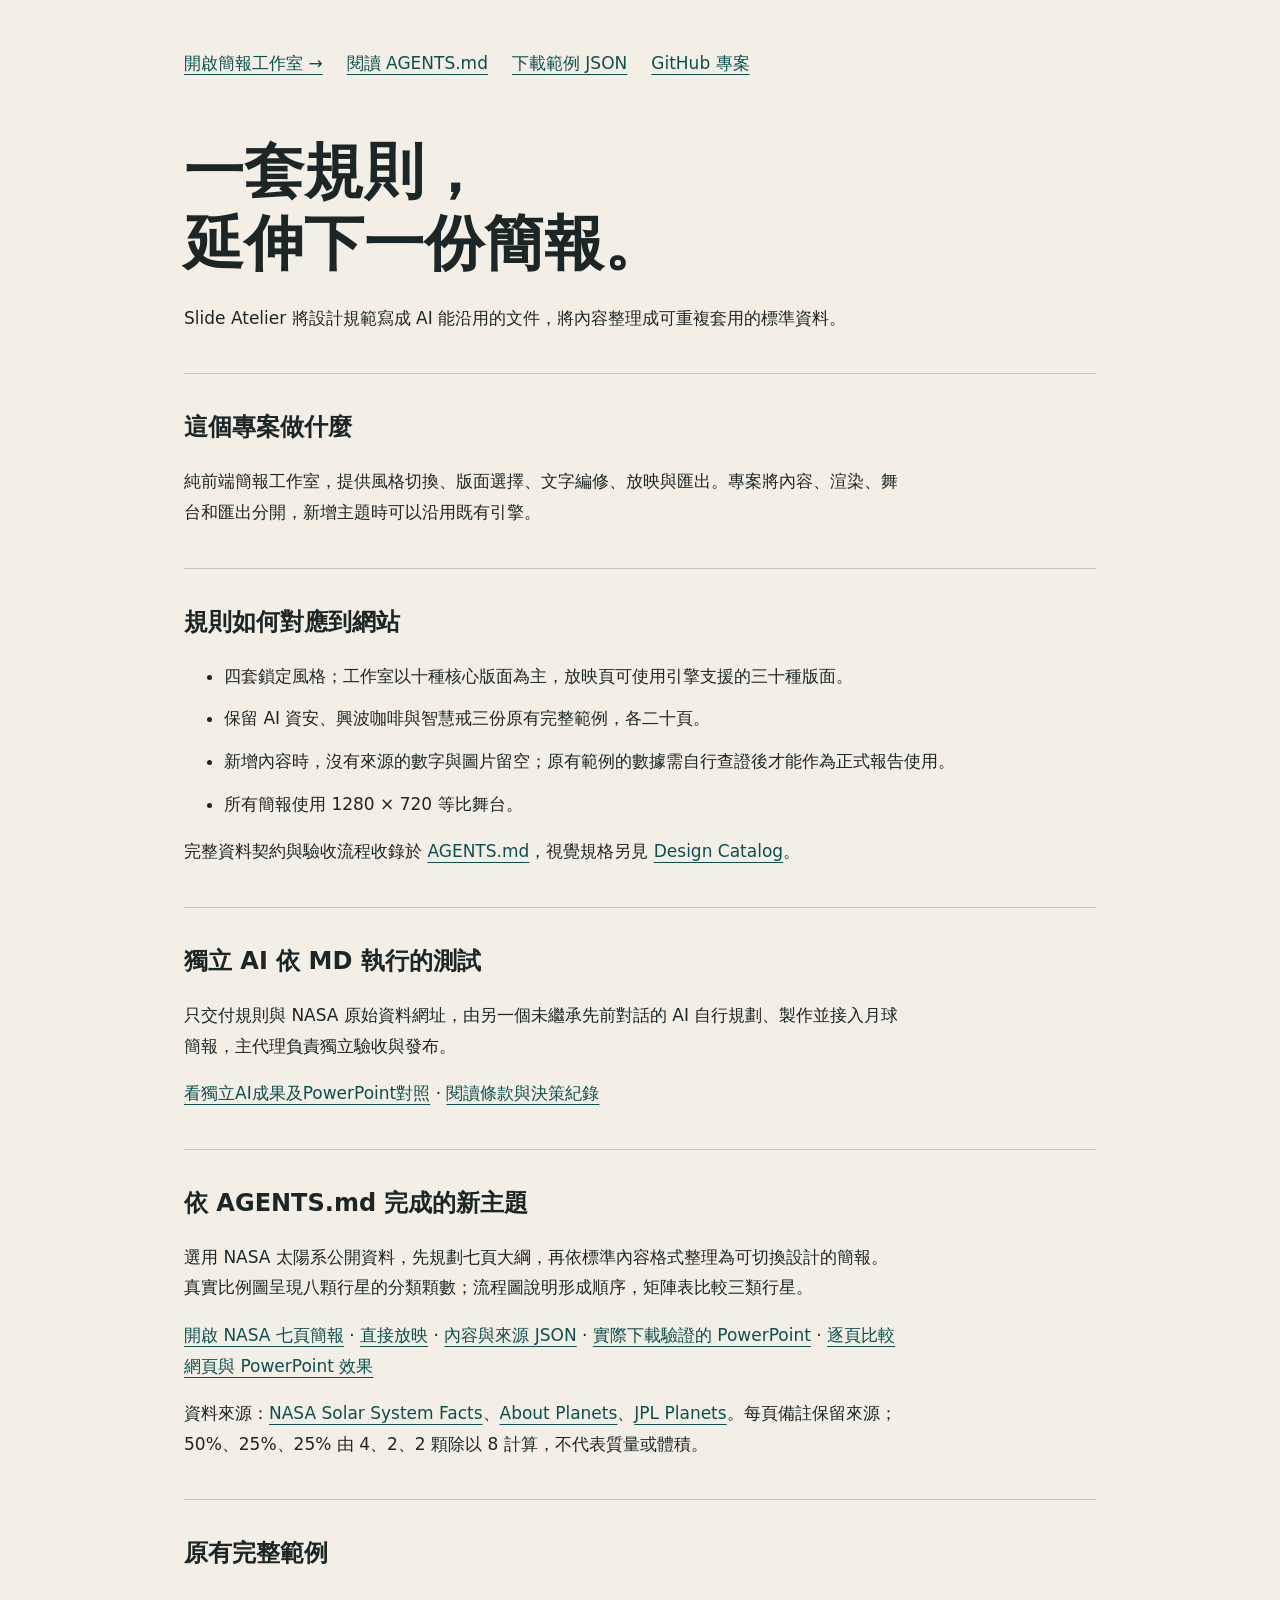
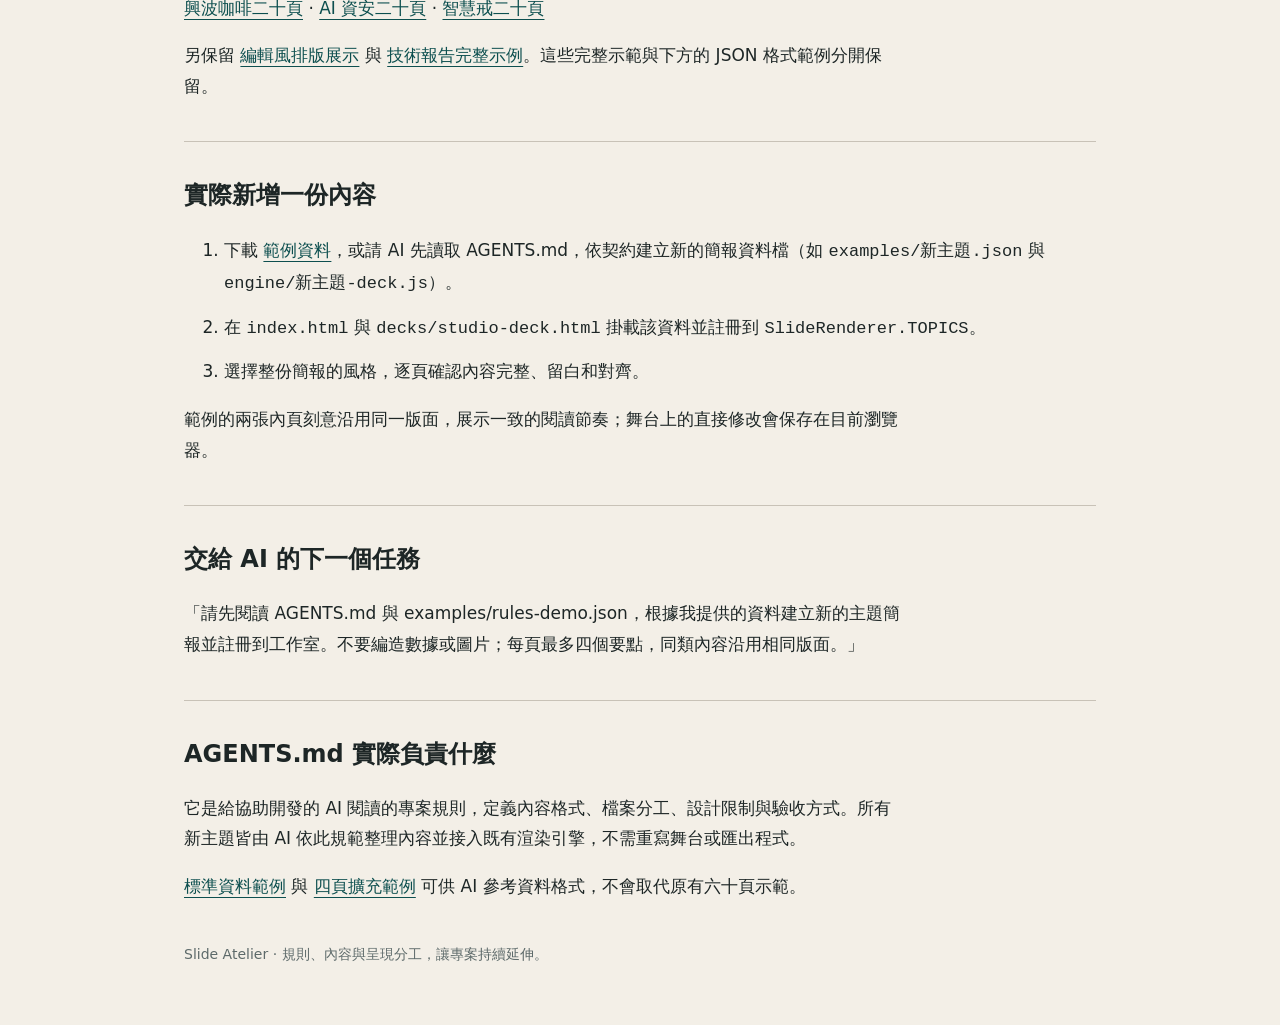
<file: project.html>
<!doctype html>
<html lang="zh-Hant">
<head>
<meta charset="utf-8"><meta name="viewport" content="width=device-width,initial-scale=1">
<title>Slide Atelier｜專案與擴充規則</title>
<style>
*{box-sizing:border-box}body{margin:0;background:#f3efe7;color:#1d2626;font:17px/1.8 system-ui,'Microsoft JhengHei',sans-serif}main{max-width:960px;margin:auto;padding:48px 24px 64px}nav{display:flex;gap:24px;flex-wrap:wrap}a{color:#0d4f4f;text-underline-offset:5px}h1{font-size:clamp(36px,6vw,60px);line-height:1.2;margin:56px 0 24px}h2{font-size:24px;margin:0 0 16px}p{max-width:720px}section{border-top:1px solid #c8c2b7;margin-top:40px;padding-top:32px}li{margin:12px 0}footer{margin-top:40px;color:#5d6a6a;font-size:14px}
</style></head>
<body><main>
<nav aria-label="專案導覽"><a href="index.html">開啟簡報工作室 →</a><a href="AGENTS.md">閱讀 AGENTS.md</a><a href="examples/rules-demo.json" download>下載範例 JSON</a><a href="https://github.com/estrella123456789/S">GitHub 專案</a></nav>
<h1>一套規則，<br>延伸下一份簡報。</h1>
<p>Slide Atelier 將設計規範寫成 AI 能沿用的文件，將內容整理成可重複套用的標準資料。</p>
<section><h2>這個專案做什麼</h2><p>純前端簡報工作室，提供風格切換、版面選擇、文字編修、放映與匯出。專案將內容、渲染、舞台和匯出分開，新增主題時可以沿用既有引擎。</p></section>
<section><h2>規則如何對應到網站</h2><ul><li>四套鎖定風格；工作室以十種核心版面為主，放映頁可使用引擎支援的三十種版面。</li><li>保留 AI 資安、興波咖啡與智慧戒三份原有完整範例，各二十頁。</li><li>新增內容時，沒有來源的數字與圖片留空；原有範例的數據需自行查證後才能作為正式報告使用。</li><li>所有簡報使用 1280 × 720 等比舞台。</li></ul><p>完整資料契約與驗收流程收錄於 <a href="AGENTS.md">AGENTS.md</a>，視覺規格另見 <a href="DESIGN_CATALOG.md">Design Catalog</a>。</p></section>
<section><h2>獨立 AI 依 MD 執行的測試</h2><p>只交付規則與 NASA 原始資料網址，由另一個未繼承先前對話的 AI 自行規劃、製作並接入月球簡報，主代理負責獨立驗收與發布。</p><p><a href="decks/moon-md-trial-review.html">看獨立AI成果及PowerPoint對照</a> · <a href="examples/moon-md-trial-process.md">閱讀條款與決策紀錄</a></p></section><section><h2>依 AGENTS.md 完成的新主題</h2><p>選用 NASA 太陽系公開資料，先規劃七頁大綱，再依標準內容格式整理為可切換設計的簡報。真實比例圖呈現八顆行星的分類顆數；流程圖說明形成順序，矩陣表比較三類行星。</p><p><a href="index.html?topic=solar-system&amp;style=keynote-dark">開啟 NASA 七頁簡報</a> · <a href="decks/studio-deck.html?topic=solar-system&amp;style=keynote-dark">直接放映</a> · <a href="examples/solar-system.json" download>內容與來源 JSON</a> · <a href="exports/solar-system.pptx" download>實際下載驗證的 PowerPoint</a> · <a href="decks/solar-system-review.html">逐頁比較網頁與 PowerPoint 效果</a></p><p>資料來源：<a href="https://science.nasa.gov/solar-system/solar-system-facts/">NASA Solar System Facts</a>、<a href="https://science.nasa.gov/solar-system/planets/">About Planets</a>、<a href="https://ssd.jpl.nasa.gov/planets/">JPL Planets</a>。每頁備註保留來源；50%、25%、25% 由 4、2、2 顆除以 8 計算，不代表質量或體積。</p></section><section><h2>原有完整範例</h2><p><a href="decks/studio-deck.html?topic=cafe-brand">興波咖啡二十頁</a> · <a href="decks/showcase-20.html">AI 資安二十頁</a> · <a href="decks/01-design-atlas-20.html">智慧戒二十頁</a></p><p>另保留 <a href="decks/editorial-proof.html">編輯風排版展示</a> 與 <a href="decks/thesis-ct-mambarec.html">技術報告完整示例</a>。這些完整示範與下方的 JSON 格式範例分開保留。</p></section>
<section><h2>實際新增一份內容</h2><ol><li>下載 <a href="examples/rules-demo.json" download>範例資料</a>，或請 AI 先讀取 AGENTS.md，依契約建立新的簡報資料檔（如 <code>examples/新主題.json</code> 與 <code>engine/新主題-deck.js</code>）。</li><li>在 <code>index.html</code> 與 <code>decks/studio-deck.html</code> 掛載該資料並註冊到 <code>SlideRenderer.TOPICS</code>。</li><li>選擇整份簡報的風格，逐頁確認內容完整、留白和對齊。</li></ol><p>範例的兩張內頁刻意沿用同一版面，展示一致的閱讀節奏；舞台上的直接修改會保存在目前瀏覽器。</p></section>
<section><h2>交給 AI 的下一個任務</h2><p>「請先閱讀 AGENTS.md 與 examples/rules-demo.json，根據我提供的資料建立新的主題簡報並註冊到工作室。不要編造數據或圖片；每頁最多四個要點，同類內容沿用相同版面。」</p></section>
<section><h2>AGENTS.md 實際負責什麼</h2><p>它是給協助開發的 AI 閱讀的專案規則，定義內容格式、檔案分工、設計限制與驗收方式。所有新主題皆由 AI 依此規範整理內容並接入既有渲染引擎，不需重寫舞台或匯出程式。</p><p><a href="examples/rules-demo.json" download>標準資料範例</a> 與 <a href="examples/review-checklist.json" download>四頁擴充範例</a> 可供 AI 參考資料格式，不會取代原有六十頁示範。</p></section>
<footer>Slide Atelier · 規則、內容與呈現分工，讓專案持續延伸。</footer>
</main></body></html>
</file>
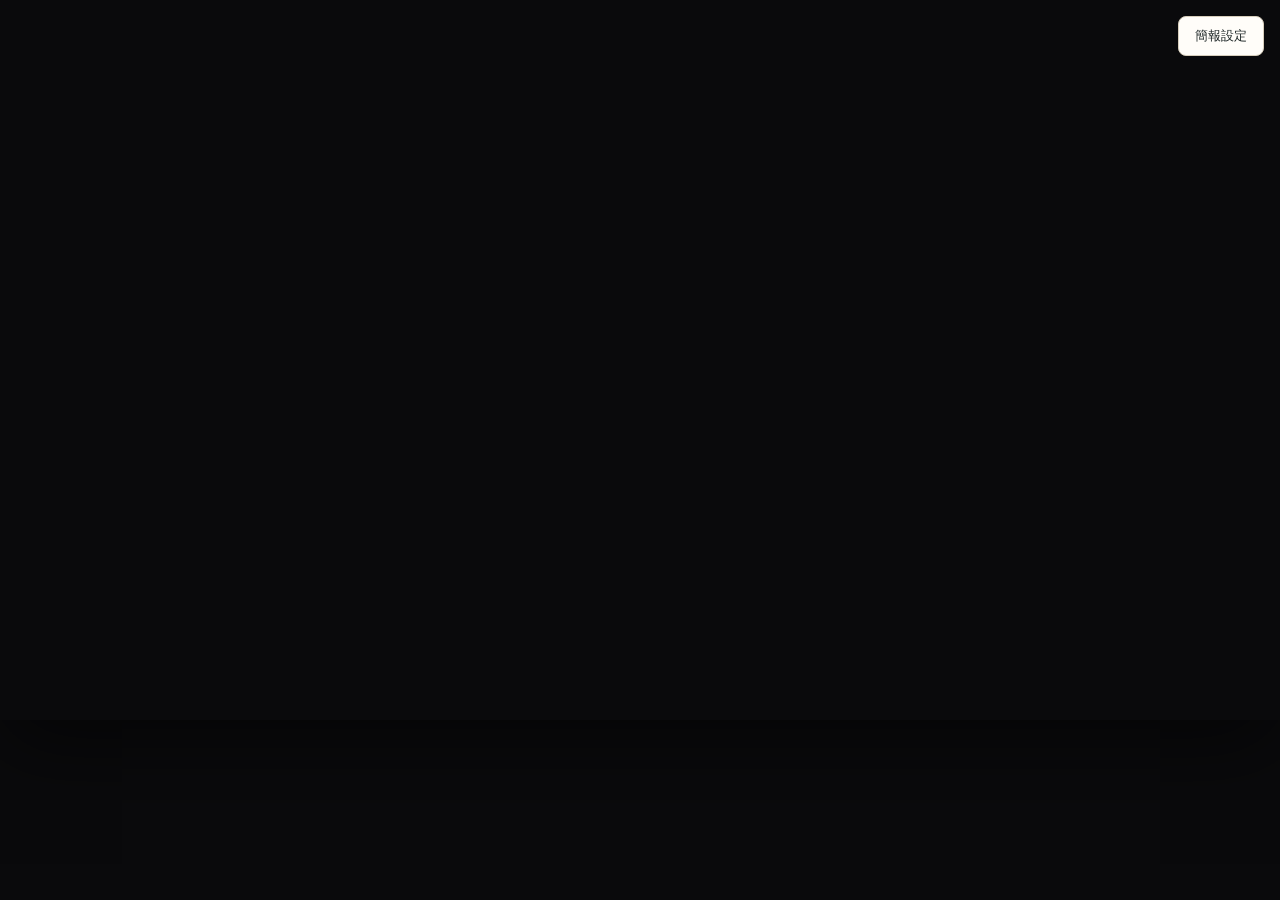
<file: decks/01-design-atlas-20.html>
<!doctype html><html lang="zh-Hant"><head><meta charset="utf-8"><meta name="viewport" content="width=device-width,initial-scale=1"><title>Slide Atelier｜簡報導覽</title><meta http-equiv="refresh" content="0;url=studio-deck.html?topic=lumina-pitch"></head><body><p><a href="studio-deck.html?topic=lumina-pitch">開啟簡報</a></p></body></html>
</file>
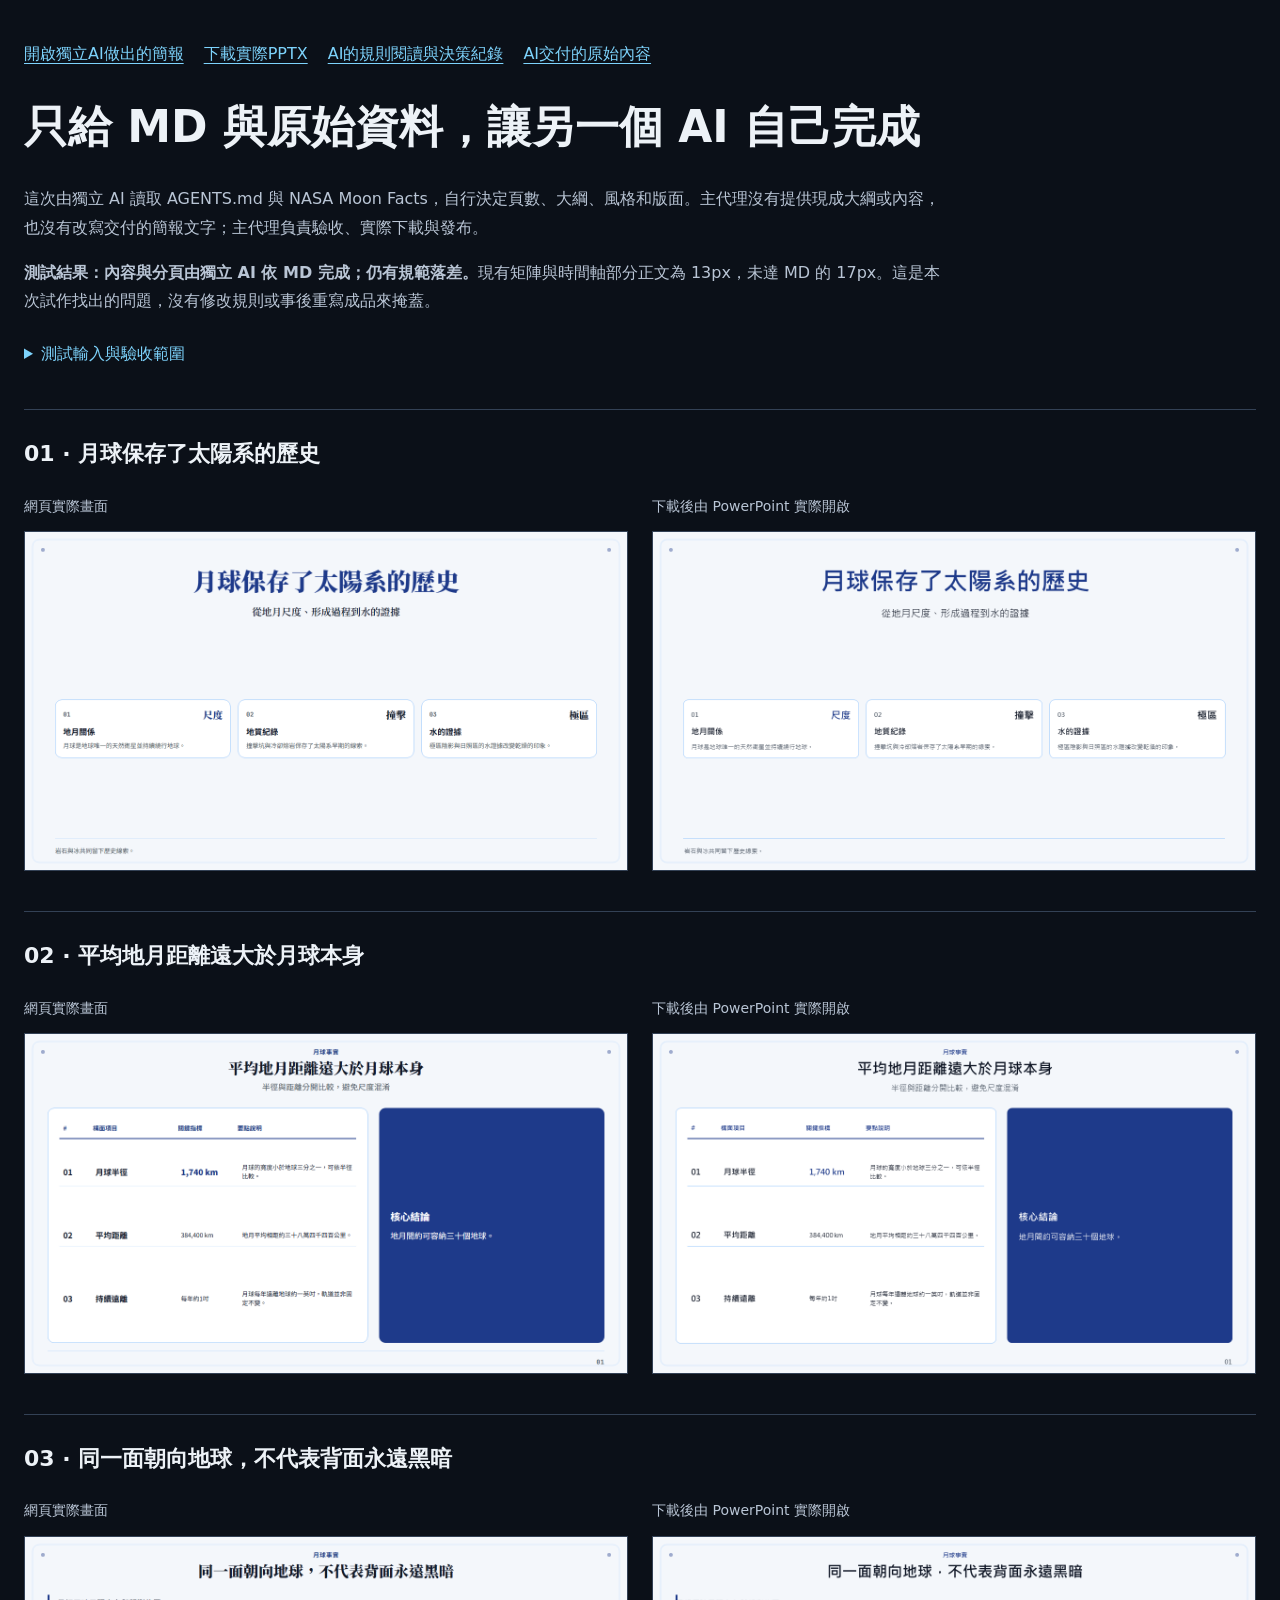
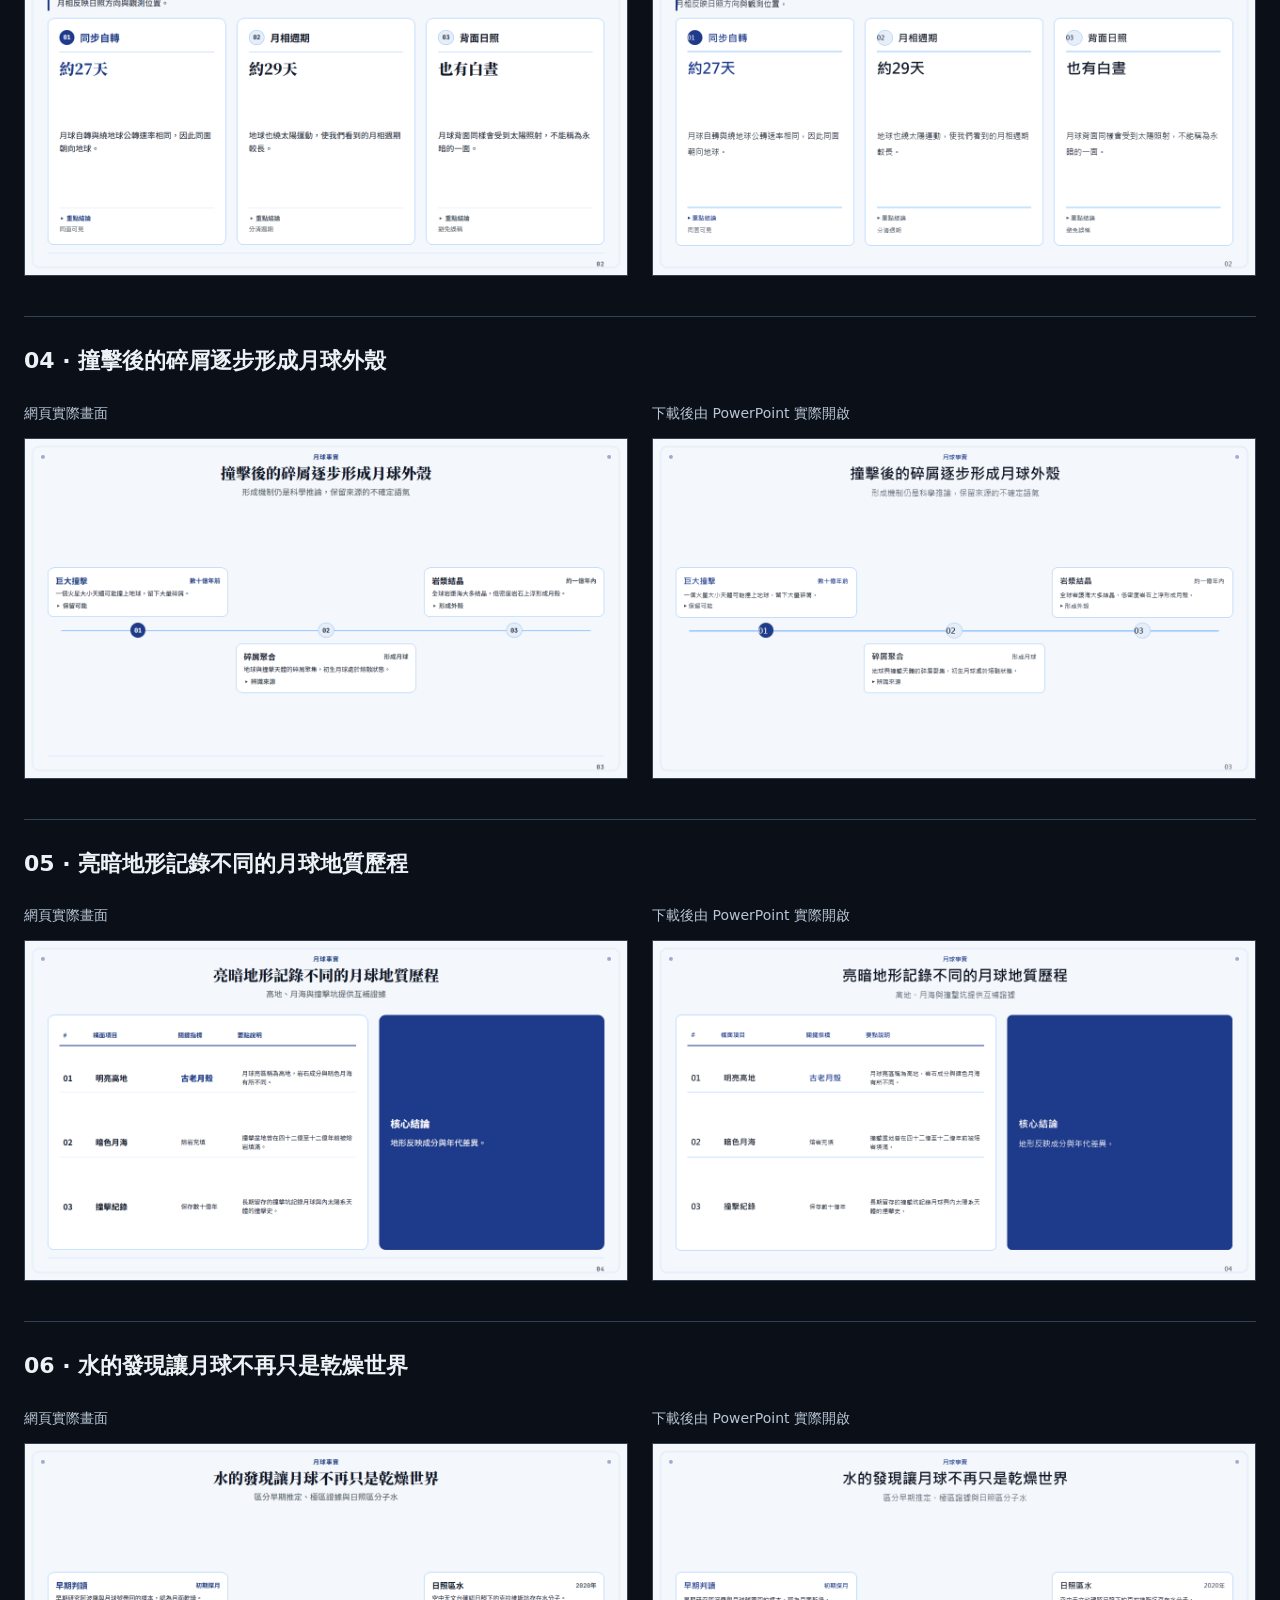
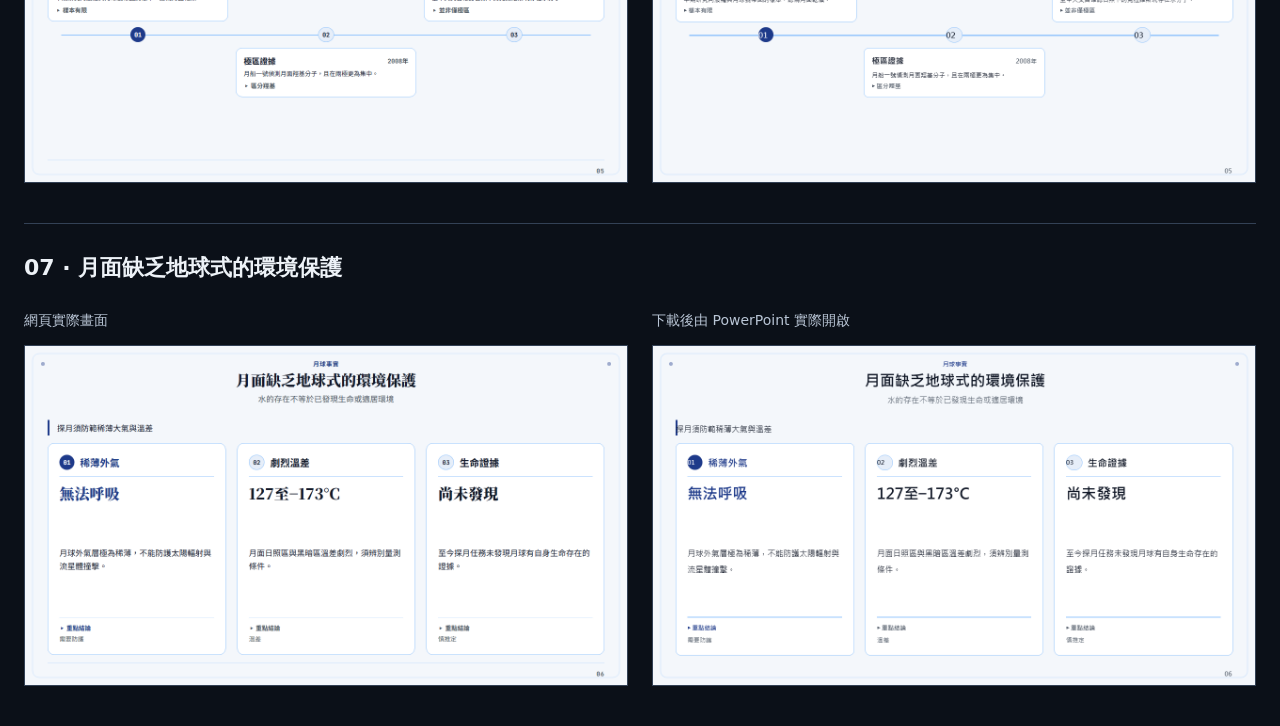
<file: decks/moon-md-trial-review.html>
<!doctype html><html lang="zh-Hant"><head><meta charset="utf-8"><meta name="viewport" content="width=device-width,initial-scale=1"><title>獨立 AI 照 MD 執行｜月球簡報實測</title><style>*{box-sizing:border-box}body{margin:0;background:#0b1018;color:#edf2f7;font:16px/1.8 system-ui,'Microsoft JhengHei',sans-serif}main{max-width:1500px;margin:auto;padding:40px 24px}h1{font-size:clamp(28px,4vw,44px);line-height:1.3}h2{font-size:22px;margin:0 0 20px}a{color:#7dd3fc;text-underline-offset:4px}nav{display:flex;gap:20px;flex-wrap:wrap}p{max-width:920px;color:#b9c5d5}.pair{display:grid;grid-template-columns:1fr 1fr;gap:24px}section{border-top:1px solid #334155;margin-top:40px;padding-top:24px}figure{margin:0;min-width:0}figcaption{font-size:14px;color:#b9c5d5;margin-bottom:12px}img{width:100%;height:auto;display:block;border:1px solid #334155}li{margin:6px 0}summary{cursor:pointer;color:#7dd3fc}details{margin:24px 0}@media(max-width:800px){.pair{grid-template-columns:1fr}main{padding:24px 16px}}</style></head><body><main><nav><a href="../index.html?topic=moon-md-trial&amp;style=academic-thesis">開啟獨立AI做出的簡報</a><a href="../exports/moon-md-trial.pptx" download>下載實際PPTX</a><a href="../examples/moon-md-trial-process.md">AI的規則閱讀與決策紀錄</a><a href="../examples/moon-md-trial.json">AI交付的原始內容</a></nav><h1>只給 MD 與原始資料，讓另一個 AI 自己完成</h1><p>這次由獨立 AI 讀取 AGENTS.md 與 NASA Moon Facts，自行決定頁數、大綱、風格和版面。主代理沒有提供現成大綱或內容，也沒有改寫交付的簡報文字；主代理負責驗收、實際下載與發布。</p><p><strong>測試結果：內容與分頁由獨立 AI 依 MD 完成；仍有規範落差。</strong>現有矩陣與時間軸部分正文為 13px，未達 MD 的 17px。這是本次試作找出的問題，沒有修改規則或事後重寫成品來掩蓋。</p><details><summary>測試輸入與驗收範圍</summary><p>下載檔共七頁、196 個原生可編輯物件，已用 PowerPoint 16.0 實際開啟。</p><p>輸入：專案位置、AGENTS.md、規則所指向的 DESIGN_CATALOG.md，以及 <a href="https://science.nasa.gov/moon/facts/">NASA Moon Facts 原文網址</a>。獨立 AI 未繼承先前對話，也未讀取先前的太陽系成品。</p><p>四套風格的網頁畫面均實際渲染。下方右欄是按網站按鈕下載後，由桌面 PowerPoint 開啟產生的預覽；並非將網頁截圖當成PPT成果。PPT字形、行距與圓角仍可能與網頁不同。</p></details><section><h2>01 · 月球保存了太陽系的歷史</h2><div class="pair"><figure><figcaption>網頁實際畫面</figcaption><a href="../assets/moon-md-trial/web-01.png"><img src="../assets/moon-md-trial/web-01.png" alt="第1頁網頁截圖" loading="lazy"></a></figure><figure><figcaption>下載後由 PowerPoint 實際開啟</figcaption><a href="../assets/moon-md-trial/ppt-01.png"><img src="../assets/moon-md-trial/ppt-01.png" alt="第1頁PowerPoint預覽" loading="lazy"></a></figure></div></section><section><h2>02 · 平均地月距離遠大於月球本身</h2><div class="pair"><figure><figcaption>網頁實際畫面</figcaption><a href="../assets/moon-md-trial/web-02.png"><img src="../assets/moon-md-trial/web-02.png" alt="第2頁網頁截圖" loading="lazy"></a></figure><figure><figcaption>下載後由 PowerPoint 實際開啟</figcaption><a href="../assets/moon-md-trial/ppt-02.png"><img src="../assets/moon-md-trial/ppt-02.png" alt="第2頁PowerPoint預覽" loading="lazy"></a></figure></div></section><section><h2>03 · 同一面朝向地球，不代表背面永遠黑暗</h2><div class="pair"><figure><figcaption>網頁實際畫面</figcaption><a href="../assets/moon-md-trial/web-03.png"><img src="../assets/moon-md-trial/web-03.png" alt="第3頁網頁截圖" loading="lazy"></a></figure><figure><figcaption>下載後由 PowerPoint 實際開啟</figcaption><a href="../assets/moon-md-trial/ppt-03.png"><img src="../assets/moon-md-trial/ppt-03.png" alt="第3頁PowerPoint預覽" loading="lazy"></a></figure></div></section><section><h2>04 · 撞擊後的碎屑逐步形成月球外殼</h2><div class="pair"><figure><figcaption>網頁實際畫面</figcaption><a href="../assets/moon-md-trial/web-04.png"><img src="../assets/moon-md-trial/web-04.png" alt="第4頁網頁截圖" loading="lazy"></a></figure><figure><figcaption>下載後由 PowerPoint 實際開啟</figcaption><a href="../assets/moon-md-trial/ppt-04.png"><img src="../assets/moon-md-trial/ppt-04.png" alt="第4頁PowerPoint預覽" loading="lazy"></a></figure></div></section><section><h2>05 · 亮暗地形記錄不同的月球地質歷程</h2><div class="pair"><figure><figcaption>網頁實際畫面</figcaption><a href="../assets/moon-md-trial/web-05.png"><img src="../assets/moon-md-trial/web-05.png" alt="第5頁網頁截圖" loading="lazy"></a></figure><figure><figcaption>下載後由 PowerPoint 實際開啟</figcaption><a href="../assets/moon-md-trial/ppt-05.png"><img src="../assets/moon-md-trial/ppt-05.png" alt="第5頁PowerPoint預覽" loading="lazy"></a></figure></div></section><section><h2>06 · 水的發現讓月球不再只是乾燥世界</h2><div class="pair"><figure><figcaption>網頁實際畫面</figcaption><a href="../assets/moon-md-trial/web-06.png"><img src="../assets/moon-md-trial/web-06.png" alt="第6頁網頁截圖" loading="lazy"></a></figure><figure><figcaption>下載後由 PowerPoint 實際開啟</figcaption><a href="../assets/moon-md-trial/ppt-06.png"><img src="../assets/moon-md-trial/ppt-06.png" alt="第6頁PowerPoint預覽" loading="lazy"></a></figure></div></section><section><h2>07 · 月面缺乏地球式的環境保護</h2><div class="pair"><figure><figcaption>網頁實際畫面</figcaption><a href="../assets/moon-md-trial/web-07.png"><img src="../assets/moon-md-trial/web-07.png" alt="第7頁網頁截圖" loading="lazy"></a></figure><figure><figcaption>下載後由 PowerPoint 實際開啟</figcaption><a href="../assets/moon-md-trial/ppt-07.png"><img src="../assets/moon-md-trial/ppt-07.png" alt="第7頁PowerPoint預覽" loading="lazy"></a></figure></div></section></main></body></html>
</file>
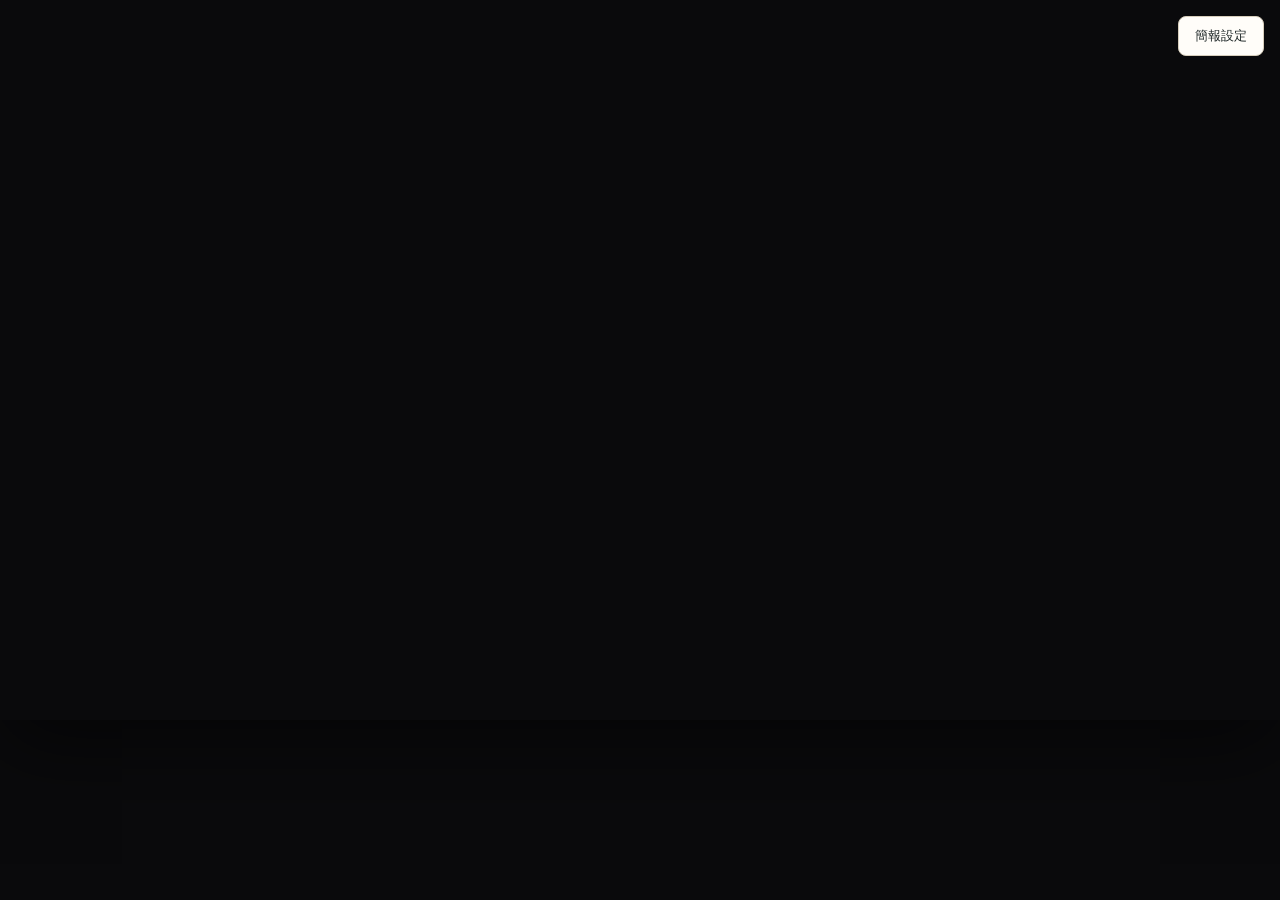
<file: decks/showcase-20.html>
<!doctype html><html lang="zh-Hant"><head><meta charset="utf-8"><meta name="viewport" content="width=device-width,initial-scale=1"><title>Slide Atelier｜簡報導覽</title><meta http-equiv="refresh" content="0;url=studio-deck.html?topic=ai-security"></head><body><p><a href="studio-deck.html?topic=ai-security">開啟簡報</a></p></body></html>
</file>
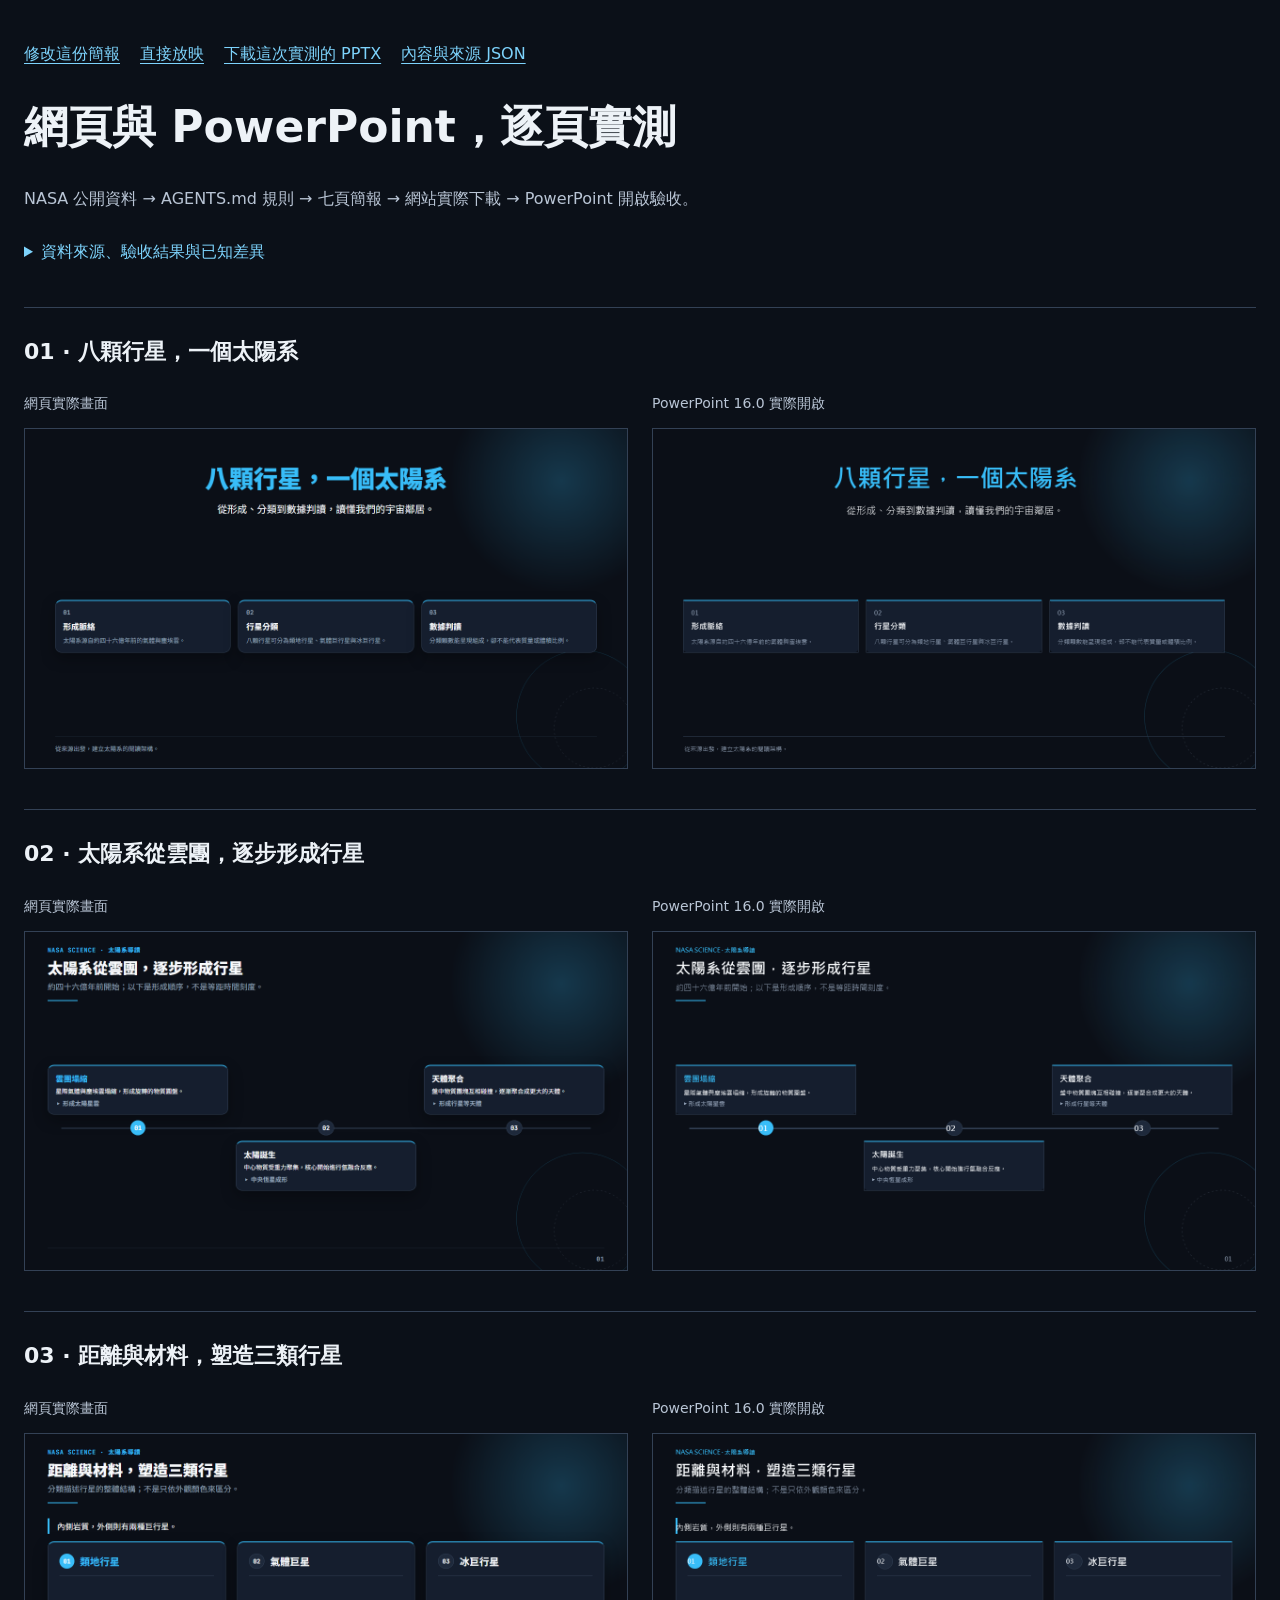
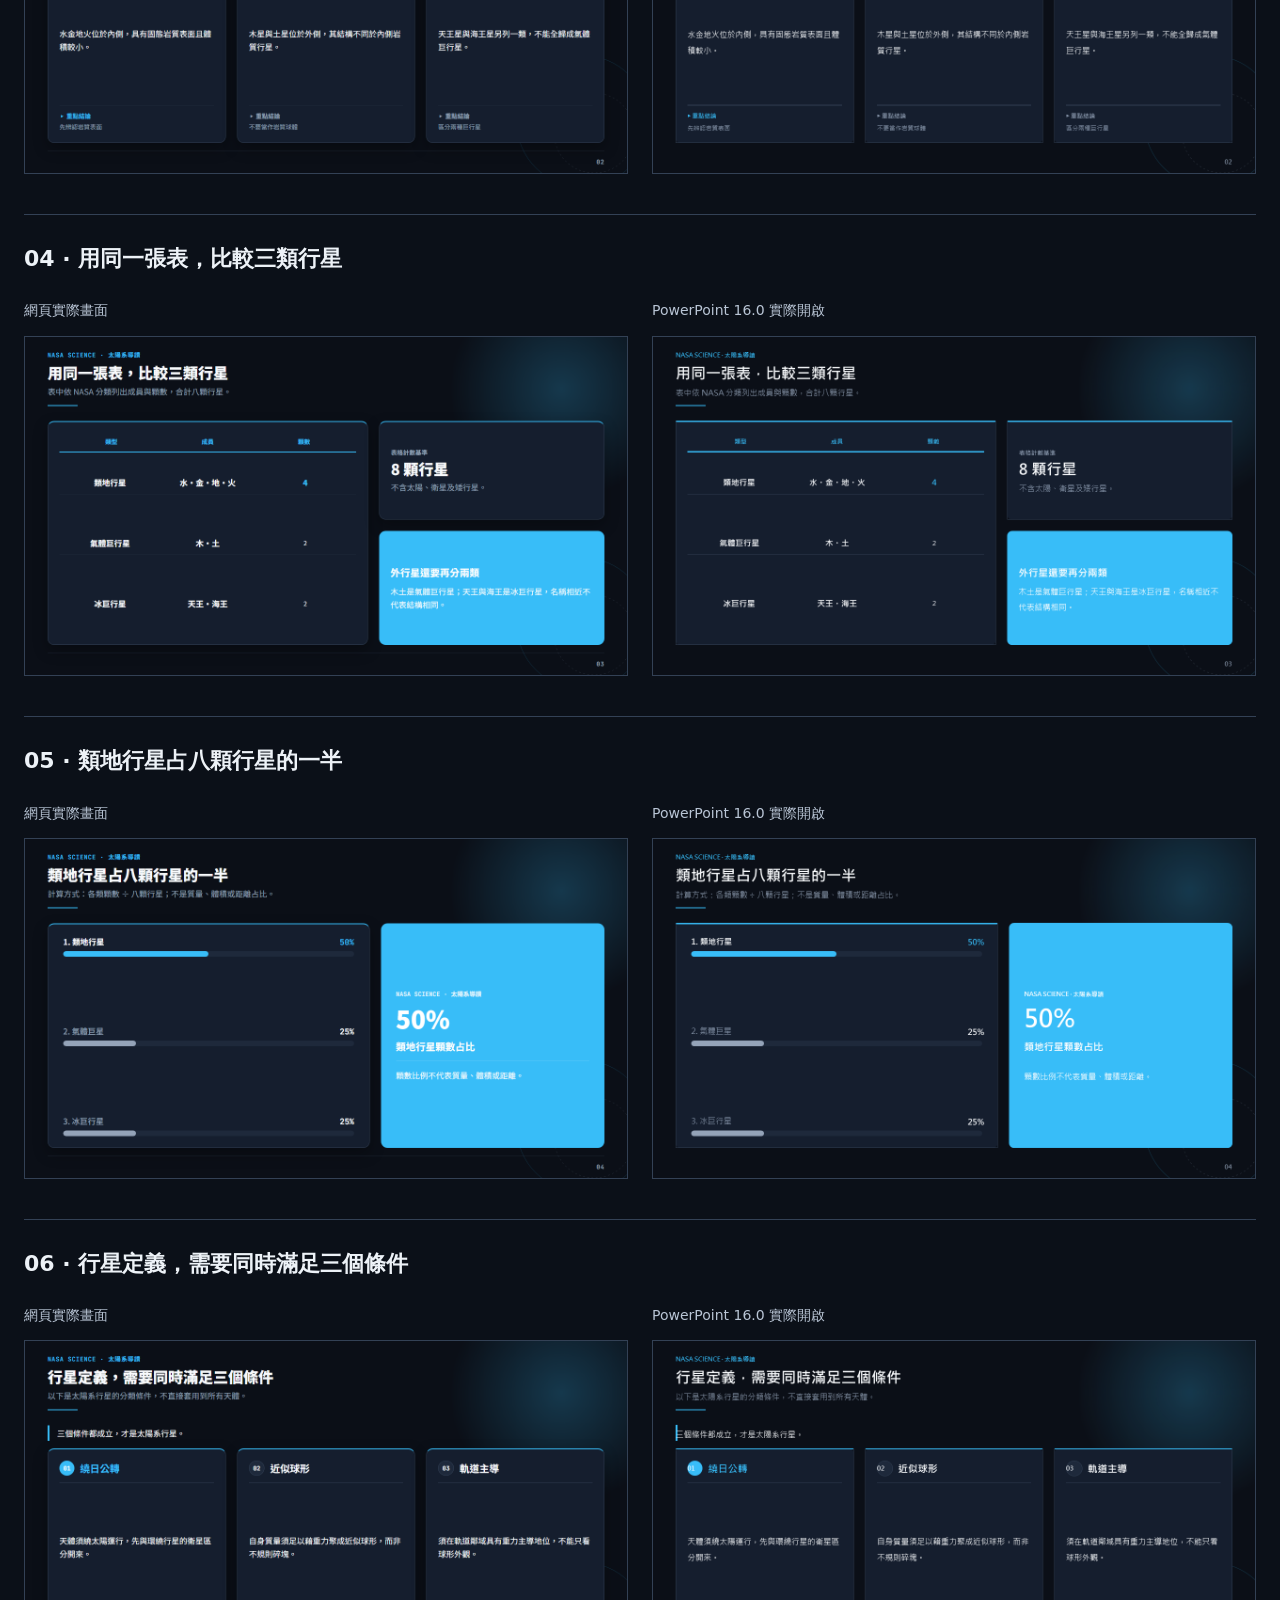
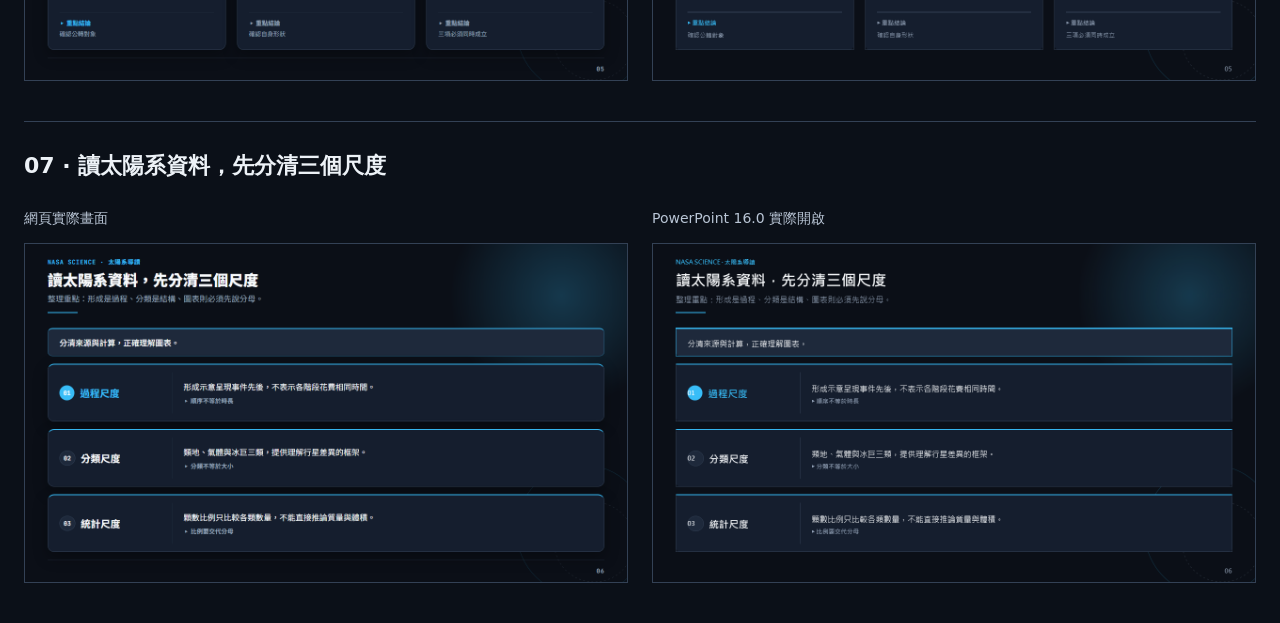
<file: decks/solar-system-review.html>
<!doctype html><html lang="zh-Hant"><head><meta charset="utf-8"><meta name="viewport" content="width=device-width,initial-scale=1"><title>NASA 七頁簡報｜網頁與 PowerPoint 實際比較</title><style>*{box-sizing:border-box}body{margin:0;background:#0b1018;color:#edf2f7;font:16px/1.8 system-ui,'Microsoft JhengHei',sans-serif}main{max-width:1500px;margin:auto;padding:40px 24px}h1{font-size:clamp(28px,4vw,44px);line-height:1.3}h2{font-size:22px;margin:0 0 20px}a{color:#7dd3fc;text-underline-offset:4px}nav{display:flex;gap:20px;flex-wrap:wrap}p{max-width:920px;color:#b9c5d5}.pair{display:grid;grid-template-columns:1fr 1fr;gap:24px}section{border-top:1px solid #334155;margin-top:40px;padding-top:24px}figure{margin:0;min-width:0}figcaption{font-size:14px;color:#b9c5d5;margin-bottom:12px}img{width:100%;height:auto;display:block;border:1px solid #334155}li{margin:6px 0}summary{cursor:pointer;color:#7dd3fc}details{margin:24px 0}@media(max-width:800px){.pair{grid-template-columns:1fr}main{padding:24px 16px}}</style></head><body><main>
<nav><a href="../index.html?topic=solar-system&amp;style=keynote-dark">修改這份簡報</a><a href="studio-deck.html?topic=solar-system&amp;style=keynote-dark">直接放映</a><a href="../exports/solar-system.pptx" download>下載這次實測的 PPTX</a><a href="../examples/solar-system.json">內容與來源 JSON</a></nav>
<h1>網頁與 PowerPoint，逐頁實測</h1><p>NASA 公開資料 → AGENTS.md 規則 → 七頁簡報 → 網站實際下載 → PowerPoint 開啟驗收。</p><details><summary>資料來源、驗收結果與已知差異</summary>
<p>這次選用 NASA 的太陽系公開資料，由 AI 依 AGENTS.md 先規劃七頁大綱，再建立標準內容資料，沿用既有風格與版面。四套風格共二十八頁網頁畫面檢查；下方呈現暗黑風的七頁實際對照，點圖片可看完整 1280 × 720 圖。</p>
<p>右欄由本機 PowerPoint 16.0 開啟「按網站下載按鈕產生的檔案」後輸出，並非網頁截圖冒充 PPT。七頁共 263 個原生文字／圖形物件，來源留於講者備註。背景裝飾為圖片物件，文字、表格與比例條仍可編輯。</p>
<p>本次驗收找出並修正：字級換算錯誤、短標題與百分比被拆行、單邊線誤轉整圈框線。PPT 使用微軟正黑體作相容字體，因此與網頁思源黑體仍有字形、行距及圓角差異，並非逐像素相同。這份例子已用桌面 PowerPoint 實際檢視，不代表所有任意資料都自動驗收完成。</p>
<p>來源：<a href="https://science.nasa.gov/solar-system/solar-system-facts/">NASA Solar System Facts</a>、<a href="https://science.nasa.gov/solar-system/planets/">About Planets</a>、<a href="https://ssd.jpl.nasa.gov/planets/">JPL Planets</a>。50%、25%、25% 是 4、2、2 顆除以 8 的計算結果，不是質量或體積比例。</p>
</details><section><h2>01 · 八顆行星，一個太陽系</h2><div class="pair"><figure><figcaption>網頁實際畫面</figcaption><a href="../assets/solar-system/web-01.png"><img src="../assets/solar-system/web-01.png" alt="第1頁網頁截圖" loading="lazy"></a></figure><figure><figcaption>PowerPoint 16.0 實際開啟</figcaption><a href="../assets/solar-system/ppt-01.png"><img src="../assets/solar-system/ppt-01.png" alt="第1頁PowerPoint原生渲染" loading="lazy"></a></figure></div></section><section><h2>02 · 太陽系從雲團，逐步形成行星</h2><div class="pair"><figure><figcaption>網頁實際畫面</figcaption><a href="../assets/solar-system/web-02.png"><img src="../assets/solar-system/web-02.png" alt="第2頁網頁截圖" loading="lazy"></a></figure><figure><figcaption>PowerPoint 16.0 實際開啟</figcaption><a href="../assets/solar-system/ppt-02.png"><img src="../assets/solar-system/ppt-02.png" alt="第2頁PowerPoint原生渲染" loading="lazy"></a></figure></div></section><section><h2>03 · 距離與材料，塑造三類行星</h2><div class="pair"><figure><figcaption>網頁實際畫面</figcaption><a href="../assets/solar-system/web-03.png"><img src="../assets/solar-system/web-03.png" alt="第3頁網頁截圖" loading="lazy"></a></figure><figure><figcaption>PowerPoint 16.0 實際開啟</figcaption><a href="../assets/solar-system/ppt-03.png"><img src="../assets/solar-system/ppt-03.png" alt="第3頁PowerPoint原生渲染" loading="lazy"></a></figure></div></section><section><h2>04 · 用同一張表，比較三類行星</h2><div class="pair"><figure><figcaption>網頁實際畫面</figcaption><a href="../assets/solar-system/web-04.png"><img src="../assets/solar-system/web-04.png" alt="第4頁網頁截圖" loading="lazy"></a></figure><figure><figcaption>PowerPoint 16.0 實際開啟</figcaption><a href="../assets/solar-system/ppt-04.png"><img src="../assets/solar-system/ppt-04.png" alt="第4頁PowerPoint原生渲染" loading="lazy"></a></figure></div></section><section><h2>05 · 類地行星占八顆行星的一半</h2><div class="pair"><figure><figcaption>網頁實際畫面</figcaption><a href="../assets/solar-system/web-05.png"><img src="../assets/solar-system/web-05.png" alt="第5頁網頁截圖" loading="lazy"></a></figure><figure><figcaption>PowerPoint 16.0 實際開啟</figcaption><a href="../assets/solar-system/ppt-05.png"><img src="../assets/solar-system/ppt-05.png" alt="第5頁PowerPoint原生渲染" loading="lazy"></a></figure></div></section><section><h2>06 · 行星定義，需要同時滿足三個條件</h2><div class="pair"><figure><figcaption>網頁實際畫面</figcaption><a href="../assets/solar-system/web-06.png"><img src="../assets/solar-system/web-06.png" alt="第6頁網頁截圖" loading="lazy"></a></figure><figure><figcaption>PowerPoint 16.0 實際開啟</figcaption><a href="../assets/solar-system/ppt-06.png"><img src="../assets/solar-system/ppt-06.png" alt="第6頁PowerPoint原生渲染" loading="lazy"></a></figure></div></section><section><h2>07 · 讀太陽系資料，先分清三個尺度</h2><div class="pair"><figure><figcaption>網頁實際畫面</figcaption><a href="../assets/solar-system/web-07.png"><img src="../assets/solar-system/web-07.png" alt="第7頁網頁截圖" loading="lazy"></a></figure><figure><figcaption>PowerPoint 16.0 實際開啟</figcaption><a href="../assets/solar-system/ppt-07.png"><img src="../assets/solar-system/ppt-07.png" alt="第7頁PowerPoint原生渲染" loading="lazy"></a></figure></div></section>
</main></body></html>
</file>
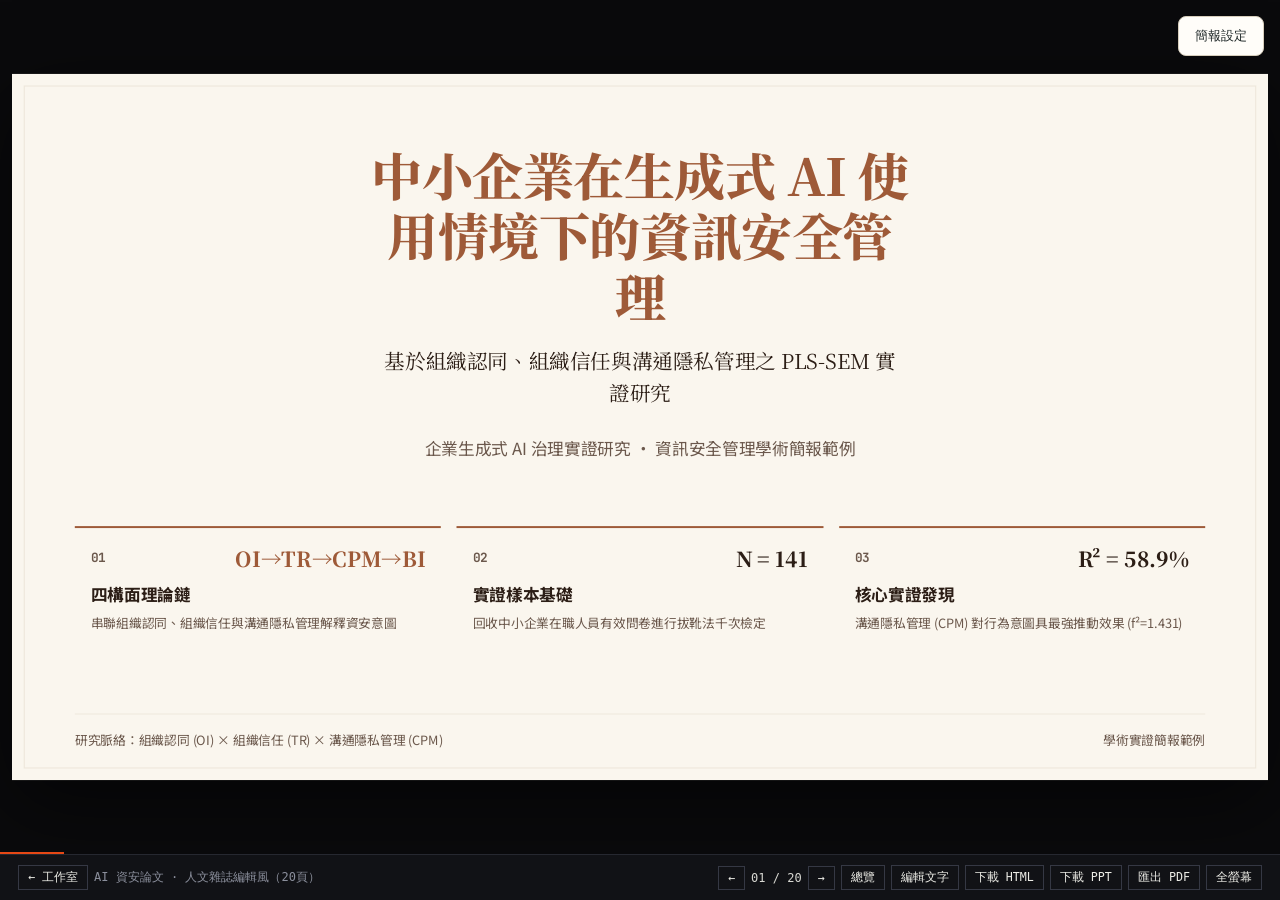
<file: decks/studio-deck.html>
<!doctype html>
<html lang="zh-Hant">
<head>
  <meta charset="utf-8"><meta name="viewport" content="width=device-width,initial-scale=1">
  <title>Slide Atelier｜簡報放映</title>
  <link rel="stylesheet" href="../engine/stage.css">
  <script>window.addEventListener("DOMContentLoaded",()=>{const fontSheet=document.createElement("link");fontSheet.rel="stylesheet";fontSheet.href="https://fonts.googleapis.com/css2?family=JetBrains+Mono:wght@500;700&family=Noto+Sans+TC:wght@400;500;700;900&family=Noto+Serif+TC:wght@600;700;900&display=swap";document.head.append(fontSheet);},{once:true});</script>
  <style>
    #studioQuickPill{position:fixed;right:16px;top:16px;z-index:1000;font:14px system-ui,sans-serif}#studioPillToggle{padding:10px 16px;background:#fffdf9;color:#1d2626;border:1px solid #d7cebc;border-radius:8px;cursor:pointer}#studioQuickPanel{display:none;max-width:min(420px,90vw);max-height:75vh;overflow:auto;background:#fffdf9;color:#1d2626;padding:24px;border:1px solid #d7cebc;border-radius:8px;margin-top:8px}#studioQuickPanel.is-open{display:block}.sq-label{font-weight:700;margin:16px 0 8px}.sq-grid{display:flex;gap:8px;flex-wrap:wrap}.sq-chip{padding:8px;border:1px solid #d7cebc;background:#fff;color:#1d2626;cursor:pointer;border-radius:4px}.sq-chip.is-active{background:#0d4f4f;color:#fff}.sq-help{font-size:13px;line-height:1.6;color:#5d6a6a}@media print{#studioQuickPill{display:none}}
  </style>
</head>
<body>
  <div id="studioQuickPill"><button type="button" id="studioPillToggle" aria-expanded="false">簡報設定</button><div id="studioQuickPanel"><div class="sq-label">主題</div><div id="sqTopics" class="sq-grid"></div><div class="sq-label">整份簡報風格</div><div id="sqPresets" class="sq-grid"></div><div class="sq-label">本頁版面</div><div id="sqLayouts" class="sq-grid"></div><p class="sq-help">每套風格包含固定的色彩與字體。變更風格或版面會重新套用設計，內容文字與新增物件會保留。</p></div></div>
  <main class="deck" id="studioDeck"></main>
  <script src="../engine/template-svgs.js"></script>
  <script src="../engine/content-state.js?v=adaptive-prose-1"></script>
  <script src="../engine/renderer.js?v=adaptive-prose-1"></script>
  <script src="../engine/pptx-exporter.js?v=stage-units-1"></script>
  <script src="../engine/topics.js?v=independent-md-1"></script>
  <script>
    (async () => {
      await window.SlideTopicsReady;
      const SR = window.SlideRenderer;
      const KEY = "slide_atelier_v6_state";
      const read = (raw) => { try { return JSON.parse(raw || "{}"); } catch { return {}; } };
      const saved = read(localStorage.getItem(KEY));
      const match = location.hash.match(/state=([^&]+)/);
      let fromHash = {};
      try { if (match) fromHash = read(decodeURIComponent(match[1])); } catch {}
      const state = {topic:"cafe-brand",template:"editorial-magazine",page:0,pageOverrides:{},customHtmlByPage:{},...saved,...fromHash};
      const topicParam = new URLSearchParams(location.search).get("topic");
      let overridesByTopic={};try{overridesByTopic=read(localStorage.getItem("slide_atelier_content_by_topic"));}catch{}
      if (topicParam) { state.topic = topicParam; state.page = 0; state.pageOverrides = overridesByTopic[state.topic]||{}; }
      else if(overridesByTopic[state.topic]) state.pageOverrides=overridesByTopic[state.topic];
      if (!SR.TOPICS.some(t=>t.id===state.topic)) state.topic="cafe-brand";
      if (saved.topic !== state.topic) state.customHtmlByPage = {};
      const queryStyle=new URLSearchParams(location.search).get("style");
      if(queryStyle && SR.STYLE_PRESETS.some(p=>p.templateId===queryStyle))state.template=queryStyle;
      const tpl = SR.getTemplate({templateId:state.template});
      state.template=tpl.tplId; state.color=tpl.colorId; state.font=tpl.fontId;
      const recipe={templateId:state.template};
      const deck=document.getElementById("studioDeck");
      const plan=SR.getDeckPlan(recipe,state.pageOverrides,state.topic,"../assets/");
      const initialHash = /^#\d+$/.test(location.hash) ? Number(location.hash.slice(1))-1 : Number(state.page)||0;
      state.page=Math.max(0,Math.min(plan.length-1,initialHash));
      history.replaceState(null,"",`${location.pathname}#${state.page+1}`);
      const top=SR.TOPICS.find(t=>t.id===state.topic);
      deck.dataset.deckTitle=`${top.shortLabel} · ${tpl.name}（${plan.length}頁）`;
      plan.forEach((data,i)=>{
        const slide=document.createElement("section"); slide.className="slide";
        const cached=state.customHtmlByPage[`${state.topic}_${i}`];
        slide.innerHTML=cached || SR.renderSlideInner(recipe,data);
        window.SlideContent.bind(slide,data);
        const notes=document.createElement("aside");notes.className="notes";notes.textContent=data.notes || "";slide.append(notes);deck.append(slide);
      });
      const current=()=>Math.max(0,Array.from(deck.children).findIndex(s=>s.classList.contains("is-active")));
      const save=()=>{state.page=current();overridesByTopic[state.topic]=state.pageOverrides;try{localStorage.setItem("slide_atelier_content_by_topic",JSON.stringify(overridesByTopic));localStorage.setItem(KEY,JSON.stringify(state));}catch{}};
      window.addEventListener("atelier:slidechange",save);
      // Changes made during playback survive returning to the studio.
      deck.addEventListener("input",e=>{const slide=e.target.closest(".slide");if(!slide)return;const index=Array.from(deck.children).indexOf(slide),prev=state.pageOverrides[index];state.pageOverrides[index]={...(typeof prev==="string"?{mode:prev}:prev||{}),content:window.SlideContent.capture(slide,plan[index])};const clone=slide.cloneNode(true);clone.querySelectorAll(".notes").forEach(n=>n.remove());clone.querySelectorAll("[contenteditable]").forEach(n=>n.removeAttribute("contenteditable"));state.customHtmlByPage[`${state.topic}_${Array.from(deck.children).indexOf(slide)}`]=clone.innerHTML;save();});
      const button=document.getElementById("studioPillToggle"),panel=document.getElementById("studioQuickPanel");
      const chips=(id,items,selected,choose)=>{const host=document.getElementById(id);host.replaceChildren();items.forEach(item=>{const b=document.createElement("button");b.type="button";b.className=`sq-chip ${selected===item.id?"is-active":""}`;b.textContent=item.label||item.name;b.addEventListener("click",()=>choose(item));host.append(b);});};
      const reload=()=>{save();location.reload();};
      const renderPanel=()=>{
        chips("sqTopics",SR.TOPICS,state.topic,t=>{overridesByTopic[state.topic]=state.pageOverrides;state.topic=t.id;state.pageOverrides=overridesByTopic[t.id]||{};state.customHtmlByPage={};state.page=0;try{localStorage.setItem(KEY,JSON.stringify(state));}catch{}location.href=`${location.pathname}#1`;location.reload();});
        chips("sqPresets",SR.STYLE_PRESETS,SR.STYLE_PRESETS.find(p=>p.templateId===state.template)?.id,p=>{state.template=p.templateId;state.color=p.colorId;state.font=p.fontId;state.customHtmlByPage={};reload();});
        chips("sqLayouts",SR.COMPOUND_LAYOUTS,plan[current()].mode,l=>{const i=current(),prev=state.pageOverrides[i];state.pageOverrides[i]={...(typeof prev==="string"?{mode:prev}:prev||{}),mode:l.id};delete state.customHtmlByPage[`${state.topic}_${current()}`];reload();});
      };
      button.addEventListener("click",()=>{renderPanel();panel.classList.toggle("is-open");button.setAttribute("aria-expanded",String(panel.classList.contains("is-open")));});
      window.addEventListener("hashchange",()=>{if(panel.classList.contains("is-open"))renderPanel();});
      try{localStorage.setItem(KEY,JSON.stringify(state));}catch{}
      // Build every slide before the playback controller takes its slide snapshot.
      await new Promise((resolve,reject)=>{
        const playback=document.createElement("script");playback.src="../engine/deck.js?v=topic-ready";playback.onload=resolve;playback.onerror=()=>reject(new Error("無法載入簡報播放控制列。"));document.body.append(playback);
      });
    })().catch(error=>{
      console.error(error);
      const message=document.createElement("p");message.setAttribute("role","alert");message.textContent=error.message;message.style.cssText="padding:24px;color:#9e3232;background:#fff;position:fixed;bottom:0;z-index:9999;";document.body.append(message);
    });
  </script>
</body>
</html>
</file>
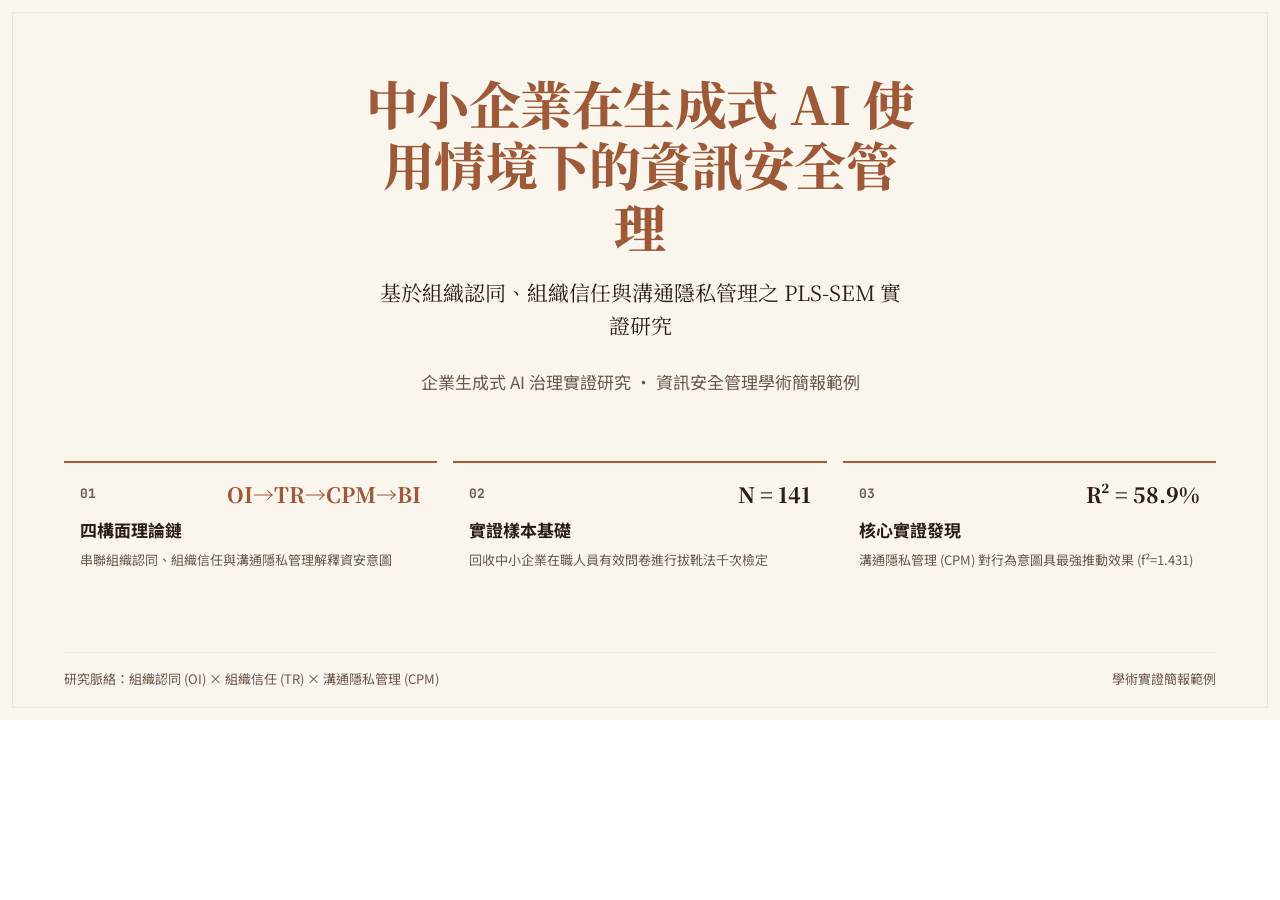
<file: tools/render-fixture.html>
<!doctype html><html lang="zh-Hant"><head><meta charset="utf-8"><style>html,body{margin:0;width:1280px;height:720px;overflow:hidden}*{box-sizing:border-box}</style><link href="https://fonts.googleapis.com/css2?family=JetBrains+Mono:wght@500;700&family=Noto+Sans+TC:wght@400;500;700;900&family=Noto+Serif+TC:wght@600;700;900&display=swap" rel="stylesheet"></head><body><main id="slide"></main><script src="../engine/template-svgs.js"></script><script src="../engine/renderer.js"></script><script src="../engine/topics.js"></script><script>
(async()=>{
await window.SlideTopicsReady;
const q=new URLSearchParams(location.search),SR=window.SlideRenderer;
const style=q.get('style')||'editorial-magazine';
let plan=SR.getDeckPlan(style,{},q.get('topic')||'ai-security','../assets/');
if(q.get('example')==='review-checklist'){const response=await fetch('../examples/review-checklist.json');const deck={...await response.json(),id:"review-checklist"};SR.registerCustomTopic(deck);plan=SR.getDeckPlan(style,{},deck.id,'../assets/');}
const layout=q.get('layout');
let data=plan[Number(q.get('page'))||0];
if(layout){data={mode:layout,title:'規則讓內容保持一致',num:layout.startsWith('cover-')?'01':'02',total:2,points:q.has('empty')?[]:[{title:'閱讀規範',desc:'確認風格、資料格式與檔案責任。'},{title:'整理來源',desc:'沒有來源的數字與圖片留空。'},{title:'套用版面',desc:'同類內容使用相同版面。'}]};if(layout==='matrix-table-split'&&!q.has('empty')){data.points=[];data.matrixTable={headers:['檔案','責任'],rows:[['AGENTS.md','開發規則'],['renderer.js','版面渲染'],['examples','內容資料']]};}}
document.getElementById('slide').innerHTML=SR.renderSlideInner(style,data);
document.body.dataset.ready='true';
})();
</script></body></html>
</file>
<file: engine/stage.css>
/* ==========================================================================
   Slide Atelier Engine — stage.css
   1280×720 等比縮放舞台、分段進場、現場編輯樣式、HUD、總覽、16:9 PDF 列印匯出
   ========================================================================== */

*,
*::before,
*::after {
  box-sizing: border-box;
}

html,
body {
  margin: 0;
  padding: 0;
  width: 100%;
  height: 100%;
  background: #0a0a0c;
  color: #111111;
  overflow: hidden;
  -webkit-font-smoothing: antialiased;
}

.stage-viewport {
  position: fixed;
  inset: 0 0 46px 0;
  display: flex;
  align-items: center;
  justify-content: center;
  overflow: hidden;
}

.deck {
  position: relative;
  width: 1280px;
  height: 720px;
  flex-shrink: 0;
  transform-origin: center center;
  overflow: hidden;
  box-shadow: 0 24px 80px rgba(0, 0, 0, 0.55);
}

.slide {
  position: absolute;
  inset: 0;
  width: 1280px;
  height: 720px;
  display: none;
  overflow: hidden;
}

.slide.is-active {
  display: block;
  animation: slideFade 260ms cubic-bezier(0.22, 1, 0.36, 1);
}

@keyframes slideFade {
  from {
    opacity: 0;
    transform: translateY(6px);
  }
  to {
    opacity: 1;
    transform: translateY(0);
  }
}

/* ---------- 豐富轉場與進場動畫（支援預覽重播與實際播放） ---------- */
@keyframes animFadeUp {
  from { opacity: 0; transform: translateY(22px); }
  to { opacity: 1; transform: translateY(0); }
}
@keyframes animCurtain {
  from { clip-path: inset(0 100% 0 0); }
  to { clip-path: inset(0 0 0 0); }
}
@keyframes animZoomIn {
  from { opacity: 0; transform: scale(0.93); }
  to { opacity: 1; transform: scale(1); }
}
@keyframes animBlurFocus {
  from { opacity: 0; filter: blur(10px); transform: scale(1.03); }
  to { opacity: 1; filter: blur(0); transform: scale(1); }
}
@keyframes animSlideDiag {
  from { opacity: 0; clip-path: polygon(0 0, 0 0, 0 100%, 0 100%); }
  to { opacity: 1; clip-path: polygon(0 0, 100% 0, 100% 100%, 0 100%); }
}
@keyframes animTrackOpen {
  from { opacity: 0; letter-spacing: -0.06em; }
  to { opacity: 1; letter-spacing: 0.01em; }
}

.anim-fade-up { animation: animFadeUp 520ms cubic-bezier(0.22, 1, 0.36, 1) both; }
.anim-curtain { animation: animCurtain 580ms cubic-bezier(0.22, 1, 0.36, 1) both; }
.anim-zoom { animation: animZoomIn 480ms cubic-bezier(0.22, 1, 0.36, 1) both; }
.anim-blur { animation: animBlurFocus 560ms ease-out both; }
.anim-diag { animation: animSlideDiag 600ms cubic-bezier(0.22, 1, 0.36, 1) both; }
.anim-track { animation: animTrackOpen 620ms cubic-bezier(0.22, 1, 0.36, 1) both; }

/* ---------- 分段進場元素 (data-step) ---------- */
[data-step] {
  opacity: 0;
  transform: translateY(14px);
  transition: opacity 320ms ease, transform 320ms cubic-bezier(0.22, 1, 0.36, 1);
}

[data-step].is-revealed {
  opacity: 1;
  transform: translateY(0);
}

/* ---------- 現場編輯模式 (按 E 鍵) ---------- */
body.is-editing [contenteditable="true"] {
  outline: 1.5px dashed rgba(230, 72, 21, 0.65);
  outline-offset: 4px;
  cursor: text;
}

body.is-editing [contenteditable="true"]:focus {
  outline: 2px solid #e64815;
  background: rgba(230, 72, 21, 0.06);
}

body.is-editing .slide [data-step] {
  opacity: 1 !important;
  transform: none !important;
}

/* ---------- 講者備忘 ---------- */
.notes {
  display: none;
}

.notes-drawer {
  position: fixed;
  left: 24px;
  right: 24px;
  bottom: 60px;
  max-width: 760px;
  margin: 0 auto;
  padding: 16px 20px;
  background: rgba(15, 16, 20, 0.96);
  color: #f3f3ef;
  border: 1px solid #e64815;
  font-family: "Noto Sans TC", system-ui, sans-serif;
  font-size: 0.92rem;
  line-height: 1.55;
  z-index: 60;
  display: none;
}

.notes-drawer.is-open {
  display: block;
}

.notes-drawer-label {
  font-family: ui-monospace, Consolas, monospace;
  font-size: 0.72rem;
  letter-spacing: 0.14em;
  color: #e64815;
  margin-bottom: 6px;
}

/* ---------- 底部 HUD 控制列 ---------- */
.hud-progress {
  position: fixed;
  left: 0;
  bottom: 46px;
  height: 2px;
  background: #e64815;
  transition: width 220ms ease;
  z-index: 51;
}

.hud {
  position: fixed;
  left: 0;
  right: 0;
  bottom: 0;
  height: 46px;
  padding: 0 18px;
  display: flex;
  align-items: center;
  justify-content: space-between;
  background: #111216;
  color: #d8d8d2;
  border-top: 1px solid #262830;
  font-family: ui-monospace, Consolas, monospace;
  font-size: 0.75rem;
  z-index: 50;
}

.hud-group {
  display: flex;
  align-items: center;
  gap: 6px;
}

.hud a,
.hud button {
  appearance: none;
  background: transparent;
  color: #ecece6;
  border: 1px solid #353844;
  padding: 4px 9px;
  font-family: inherit;
  font-size: 0.73rem;
  text-decoration: none;
  cursor: pointer;
  transition: background 120ms ease, color 120ms ease;
}

.hud a:hover,
.hud button:hover,
.hud button.is-on {
  background: #e64815;
  border-color: #e64815;
  color: #ffffff;
}

.hud-title {
  color: #8b8f9c;
  max-width: 24vw;
  white-space: nowrap;
  overflow: hidden;
  text-overflow: ellipsis;
}

/* ---------- 總覽模式 (按 O 鍵) ---------- */
body.is-overview {
  overflow: auto;
}

body.is-overview .stage-viewport {
  position: static;
  display: block;
  padding: 28px 28px 76px;
  overflow: visible;
}

body.is-overview .deck {
  width: 100%;
  height: auto;
  transform: none !important;
  box-shadow: none;
  display: grid;
  grid-template-columns: repeat(auto-fill, minmax(300px, 1fr));
  gap: 20px;
  overflow: visible;
}

body.is-overview .slide {
  position: relative;
  inset: auto;
  width: 100%;
  height: 180px;
  display: block;
  border: 1px solid #353844;
  cursor: pointer;
  transform: none !important;
  animation: none !important;
}

body.is-overview .slide [data-step] {
  opacity: 1 !important;
  transform: none !important;
}

body.is-overview .slide:hover {
  outline: 2px solid #e64815;
}

/* ---------- 16:9 PDF 匯出列印模式 ---------- */
@page {
  size: 1280px 720px;
  margin: 0;
}

@media print {
  html,
  body {
    width: 1280px;
    height: auto;
    background: #ffffff;
    overflow: visible;
  }

  .hud,
  .hud-progress,
  .notes-drawer {
    display: none !important;
  }

  .stage-viewport {
    position: static;
    display: block;
    overflow: visible;
  }

  .deck {
    width: 1280px;
    height: auto;
    transform: none !important;
    box-shadow: none;
    overflow: visible;
  }

  .slide {
    position: relative !important;
    inset: auto !important;
    display: block !important;
    width: 1280px !important;
    height: 720px !important;
    page-break-after: always;
    break-after: page;
    -webkit-print-color-adjust: exact;
    print-color-adjust: exact;
  }

  .slide [data-step] {
    opacity: 1 !important;
    transform: none !important;
  }
}
</file>
